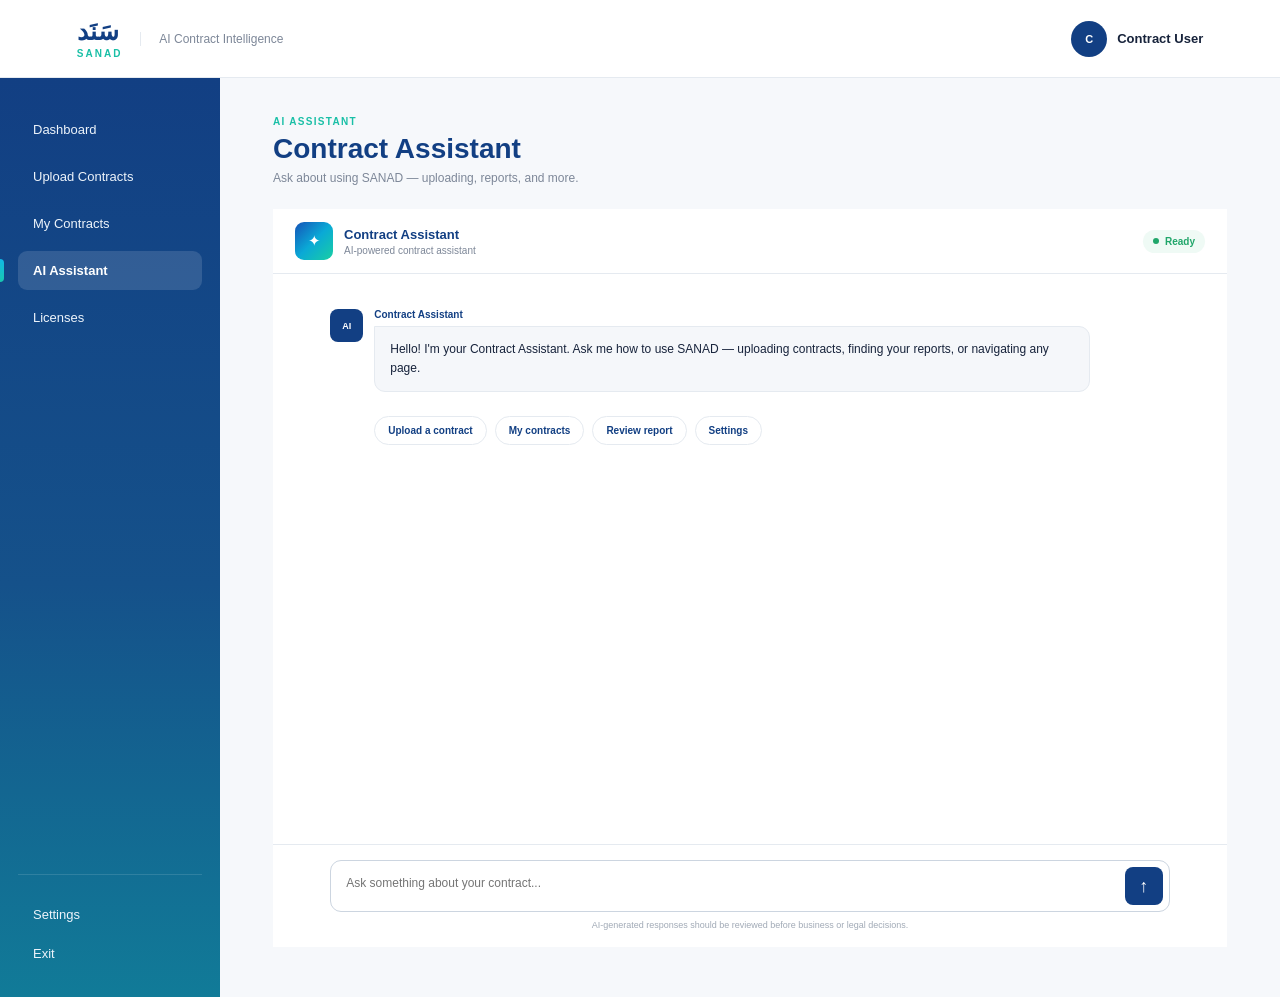
<file: pages/chatbot.html>
<!DOCTYPE html>
<html lang="en">

<head>
    <meta charset="UTF-8">
    <meta name="viewport" content="width=device-width, initial-scale=1.0">

    <title>AI Assistant | SANAD</title>

    <link rel="stylesheet" href="../css/global.css">
    <link rel="stylesheet" href="../css/chatbot.css">
</head>

<body>

    <!-- =========================================
         SANAD HEADER
    ========================================== -->

    <header class="sanad-header">

        <div class="sanad-brand">

            <div class="sanad-logo">
                <h1>سَنَد</h1>
                <span>SANAD</span>
            </div>

            <p>AI Contract Intelligence</p>

        </div>


        <div class="sanad-user">

            <div class="sanad-avatar" id="userAvatar">
                JK
            </div>

            <span id="userName">
                Jana Khalid
            </span>

        </div>

    </header>


    <!-- =========================================
         PAGE LAYOUT
    ========================================== -->

    <div class="assistant-layout">


        <!-- =====================================
             SIDEBAR
        ====================================== -->

        <aside class="assistant-sidebar">

            <nav>

                <a href="dashboard.html" class="side-link">
                    Dashboard
                </a>

                <a href="upload-contract.html" class="side-link">
                    Upload Contracts
                </a>

                <a href="my-contracts.html" class="side-link">
                    My Contracts
                </a>

                <a href="chatbot.html" class="side-link active">
                    AI Assistant
                </a>

                <a href="license.html" class="side-link">
                    Licenses
                </a>

            </nav>


            <div class="sidebar-bottom">

                <a href="settings.html" class="side-link">
                    Settings
                </a>

                <a href="../pages/login.html"
                   class="side-link">
                    Exit
                </a>

            </div>

        </aside>


        <!-- =====================================
             MAIN
        ====================================== -->

        <main class="assistant-main">

            <div class="assistant-container">


                <!-- =================================
                     PAGE TITLE
                ================================== -->

                <section class="assistant-title">

                    <span class="section-label">
                        AI ASSISTANT
                    </span>

                    <h2>
                        Contract Assistant
                    </h2>

                    <p>
                        Ask about using SANAD — uploading, reports, and more.
                    </p>

                </section>


                <!-- =================================
                     CHAT
                ================================== -->

                <section class="chat-page">


                    <!-- =============================
                         CHAT HISTORY
                    ============================== -->

                    <aside class="chat-history">

                        <div class="chat-history-head">

                            <strong>
                                Conversations
                            </strong>

                            <button id="newChat"
                                    type="button"
                                    title="New conversation">
                                +
                            </button>

                        </div>


                        <div class="conversation active">

                            <span>✦</span>

                            <div>

                                <strong>
                                    Contract Assistant
                                </strong>

                                <small>
                                    New conversation
                                </small>

                            </div>

                        </div>

                    </aside>


                    <!-- =============================
                         CHAT MAIN
                    ============================== -->

                    <div class="chat-main">


                        <!-- CHAT HEADER -->

                        <div class="chat-top">

                            <div class="assistant-avatar">
                                ✦
                            </div>


                            <div>

                                <h2>
                                    Contract Assistant
                                </h2>

                                <span>
                                    AI-powered contract assistant
                                </span>

                            </div>


                            <div class="ai-ready">

                                <i></i>

                                Ready

                            </div>

                        </div>


                        <!-- =========================
                             MESSAGES
                        ========================== -->

                        <div class="messages"
                             id="messages">

                            <div class="message assistant">

                                <div class="message-avatar">
                                    AI
                                </div>

                                <div>

                                    <span class="message-label">
                                        Contract Assistant
                                    </span>

                                    <div class="bubble">
                                        Hello! I'm your Contract Assistant.
                                        Ask me how to use SANAD — uploading
                                        contracts, finding your reports,
                                        or navigating any page.
                                    </div>

                                </div>

                            </div>


                            <!-- QUICK PROMPTS -->

                            <div class="quick-prompts">

                                <button data-prompt="How do I upload a contract?">
                                    Upload a contract
                                </button>

                                <button data-prompt="Where can I see my past contracts?">
                                    My contracts
                                </button>

                                <button data-prompt="How do I read the review report?">
                                    Review report
                                </button>

                                <button data-prompt="How do I change my settings?">
                                    Settings
                                </button>

                            </div>

                        </div>


                        <!-- =========================
                             CHAT INPUT
                        ========================== -->

                        <div class="chat-input-area">

                            <div class="chat-input">

                                <textarea id="chatInput"
                                          placeholder="Ask something about your contract..."
                                          rows="1"></textarea>


                                <button id="sendMessage"
                                        type="button">
                                    ↑
                                </button>

                            </div>


                            <p>
                                AI-generated responses should be reviewed
                                before business or legal decisions.
                            </p>

                        </div>

                    </div>

                </section>

            </div>

        </main>

    </div>


    <script src="../js/global.js"></script>
    <script src="../js/chatbot.js"></script>

</body>

</html>
</file>
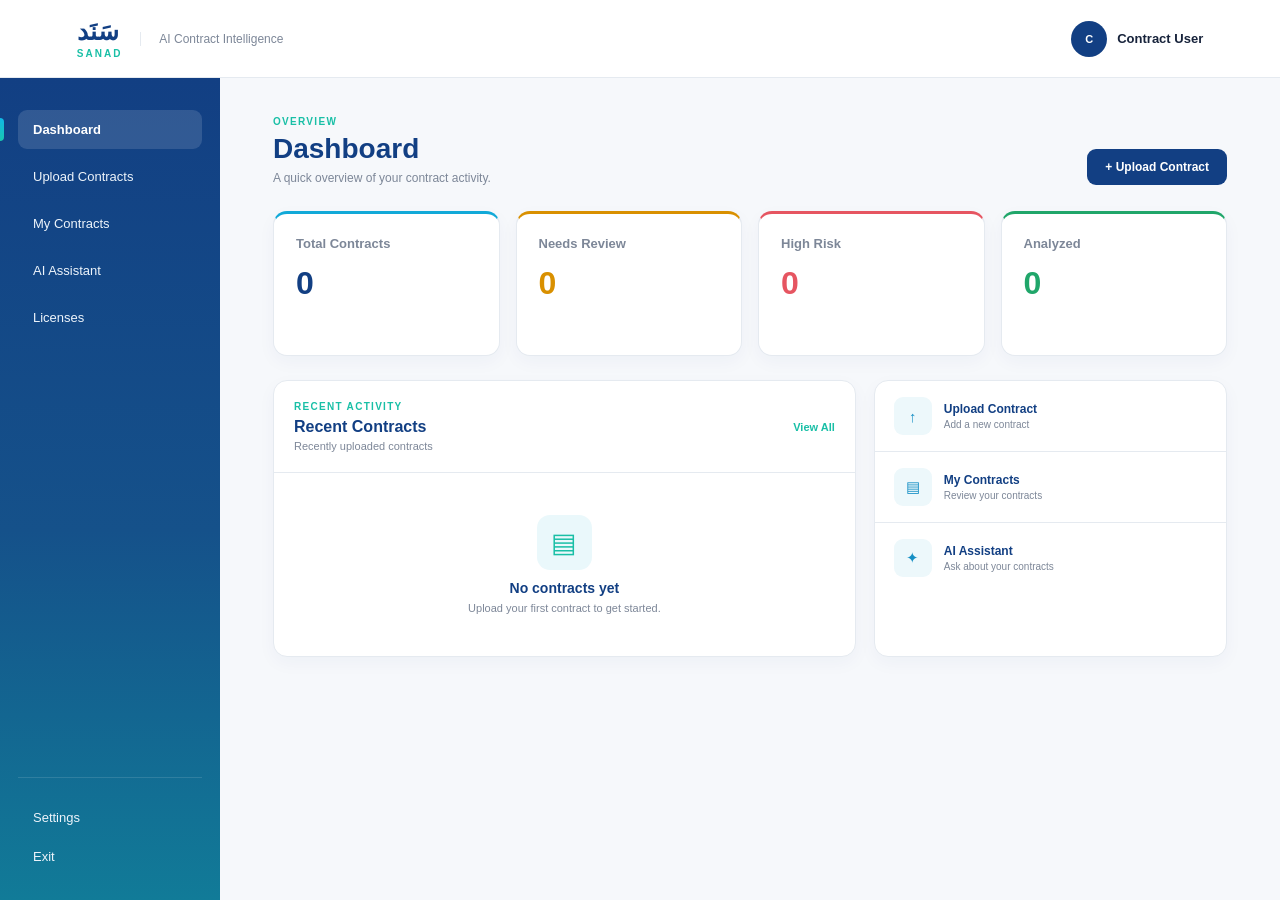
<file: pages/dashboard.html>
<!DOCTYPE html>
<html lang="en">

<head>
    <meta charset="UTF-8">
    <meta name="viewport" content="width=device-width, initial-scale=1.0">

    <title>Dashboard | SANAD</title>

    <link rel="stylesheet" href="../css/global.css">
    <link rel="stylesheet" href="../css/dashboard.css">
</head>

<body>

    <!-- =========================================
         SANAD HEADER
    ========================================== -->

    <header class="sanad-header">

        <div class="sanad-brand">

            <div class="sanad-logo">
                <h1>سَنَد</h1>
                <span>SANAD</span>
            </div>

            <p>AI Contract Intelligence</p>

        </div>


        <div class="sanad-user">

            <div class="sanad-avatar" id="userAvatar">
                JK
            </div>

            <span id="userName">
                Jana Khalid
            </span>

        </div>

    </header>


    <!-- =========================================
         PAGE LAYOUT
    ========================================== -->

    <div class="dashboard-layout">


        <!-- =====================================
             SIDEBAR
        ====================================== -->

        <aside class="dashboard-sidebar">

            <nav>

                <a href="dashboard.html"
                   class="side-link active">
                    Dashboard
                </a>


                <a href="upload-contract.html"
                   class="side-link">
                    Upload Contracts
                </a>


                <a href="my-contracts.html"
                   class="side-link">
                    My Contracts
                </a>


                <a href="chatbot.html"
                   class="side-link">
                    AI Assistant
                </a>


                <a href="license.html"
                   class="side-link">
                    Licenses
                </a>

            </nav>


            <div class="sidebar-bottom">

                <a href="settings.html"
                   class="side-link">
                    Settings
                </a>

                <a href="../pages/login.html"
                   class="side-link">
                    Exit
                </a>

            </div>

        </aside>


        <!-- =====================================
             MAIN CONTENT
        ====================================== -->

        <main class="dashboard-main">

            <div class="dashboard-container">


                <!-- =================================
                     PAGE TITLE
                ================================== -->

                <section class="dashboard-title">

                    <div>

                        <span class="section-label">
                            OVERVIEW
                        </span>

                        <h2>
                            Dashboard
                        </h2>

                        <p>
                            A quick overview of your contract activity.
                        </p>

                    </div>


                    <a href="upload-contract.html"
                       class="upload-button">
                        + Upload Contract
                    </a>

                </section>


                <!-- =================================
                     KPI CARDS
                ================================== -->

                <section class="kpi-grid">


                    <div class="kpi-card total-card">

                        <span>
                            Total Contracts
                        </span>

                        <strong id="totalContracts">
                            0
                        </strong>

                    </div>


                    <div class="kpi-card review-card">

                        <span>
                            Needs Review
                        </span>

                        <strong id="needsReview">
                            0
                        </strong>

                    </div>


                    <div class="kpi-card high-card">

                        <span>
                            High Risk
                        </span>

                        <strong id="highRisk">
                            0
                        </strong>

                    </div>


                    <div class="kpi-card analyzed-card">

                        <span>
                            Analyzed
                        </span>

                        <strong id="analyzedContracts">
                            0
                        </strong>

                    </div>


                </section>


                <!-- =================================
                     BOTTOM CONTENT
                ================================== -->

                <section class="dashboard-grid">


                    <!-- =============================
                         RECENT CONTRACTS
                    ============================== -->

                    <div class="card recent-card">

                        <div class="card-header">

                            <div>

                                <span class="small-label">
                                    RECENT ACTIVITY
                                </span>

                                <h3>
                                    Recent Contracts
                                </h3>

                                <p>
                                    Recently uploaded contracts
                                </p>

                            </div>


                            <a href="my-contracts.html">
                                View All
                            </a>

                        </div>


                        <div id="recentContracts">

                            <div class="empty-state">

                                <div class="empty-icon">
                                    ▤
                                </div>

                                <h3>
                                    No contracts yet
                                </h3>

                                <p>
                                    Upload your first contract to get started.
                                </p>

                            </div>

                        </div>

                    </div>


                    <!-- =============================
                         QUICK ACTIONS
                    ============================== -->

                    <div class="card">

                        <a href="upload-contract.html"
                           class="action-row">

                            <span class="action-icon">
                                ↑
                            </span>

                            <div>

                                <strong>
                                    Upload Contract
                                </strong>

                                <span>
                                    Add a new contract
                                </span>

                            </div>

                        </a>


                        <a href="my-contracts.html"
                           class="action-row">

                            <span class="action-icon">
                                ▤
                            </span>

                            <div>

                                <strong>
                                    My Contracts
                                </strong>

                                <span>
                                    Review your contracts
                                </span>

                            </div>

                        </a>


                        <a href="chatbot.html"
                           class="action-row">

                            <span class="action-icon">
                                ✦
                            </span>

                            <div>

                                <strong>
                                    AI Assistant
                                </strong>

                                <span>
                                    Ask about your contracts
                                </span>

                            </div>

                        </a>

                    </div>

                </section>


            </div>

        </main>

    </div>


    <script src="../js/global.js"></script>
    <script src="../js/dashboard.js"></script>

</body>

</html>
</file>
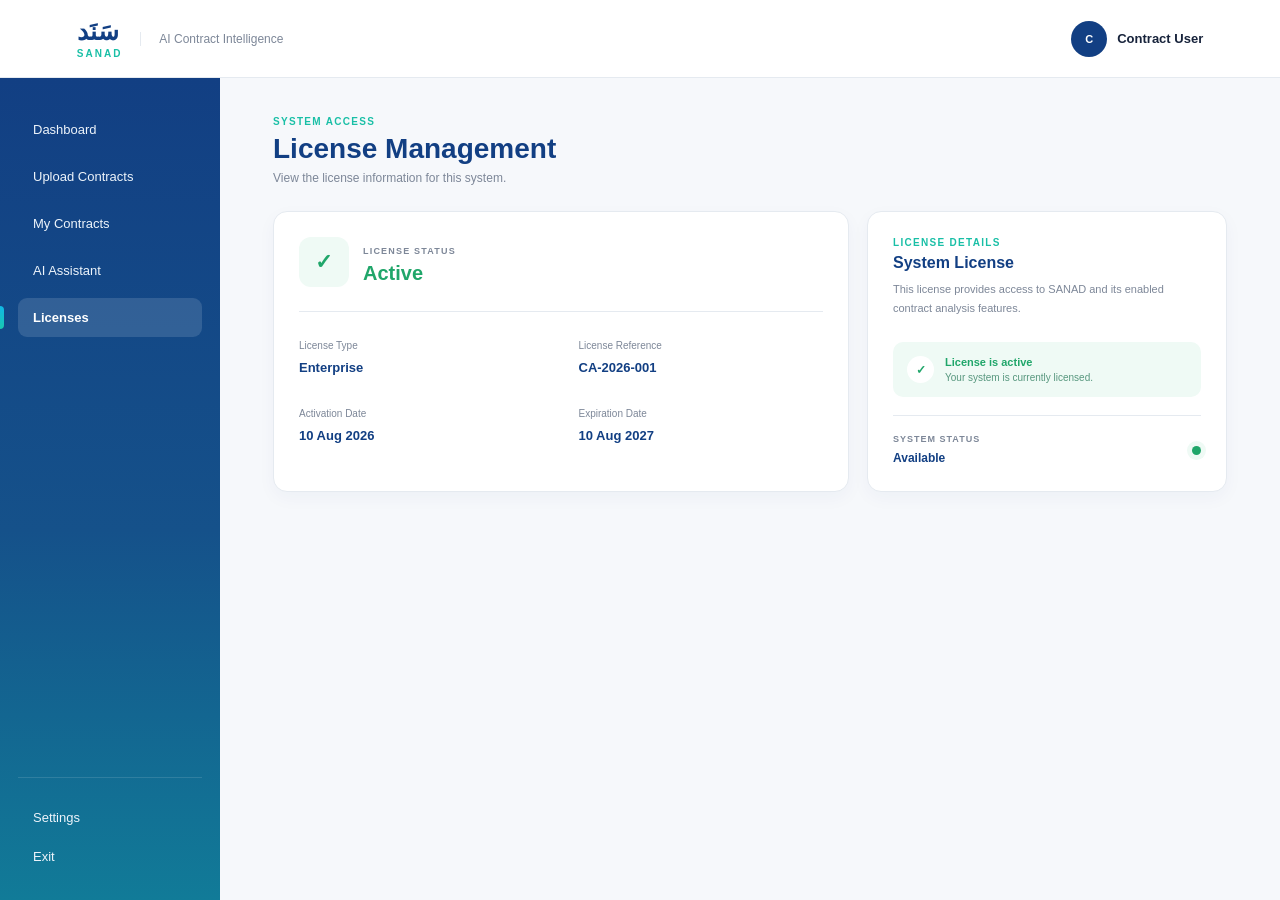
<file: pages/license.html>
<!DOCTYPE html>
<html lang="en">

<head>
    <meta charset="UTF-8">
    <meta name="viewport" content="width=device-width, initial-scale=1.0">

    <title>Licenses | SANAD</title>

    <link rel="stylesheet" href="../css/global.css">
    <link rel="stylesheet" href="../css/license.css">
</head>

<body>

    <!-- =========================================
         SANAD HEADER
    ========================================== -->

    <header class="sanad-header">

        <div class="sanad-brand">

            <div class="sanad-logo">
                <h1>سَنَد</h1>
                <span>SANAD</span>
            </div>

            <p>AI Contract Intelligence</p>

        </div>


        <div class="sanad-user">

            <div class="sanad-avatar" id="userAvatar">
                JK
            </div>

            <span id="userName">
                Jana Khalid
            </span>

        </div>

    </header>


    <!-- =========================================
         PAGE LAYOUT
    ========================================== -->

    <div class="license-layout">


        <!-- =====================================
             SIDEBAR
        ====================================== -->

        <aside class="license-sidebar">

            <nav>

                <a href="dashboard.html" class="side-link">
                    Dashboard
                </a>

                <a href="upload-contract.html" class="side-link">
                    Upload Contracts
                </a>

                <a href="my-contracts.html" class="side-link">
                    My Contracts
                </a>

                <a href="chatbot.html" class="side-link">
                    AI Assistant
                </a>

                <a href="license.html" class="side-link active">
                    Licenses
                </a>

            </nav>


            <div class="sidebar-bottom">

                <a href="settings.html" class="side-link">
                    Settings
                </a>

                <a href="../pages/login.html" class="side-link">
                    Exit
                </a>

            </div>

        </aside>


        <!-- =====================================
             MAIN CONTENT
        ====================================== -->

        <main class="license-main">

            <div class="license-container">


                <!-- =================================
                     PAGE TITLE
                ================================== -->

                <section class="license-title">

                    <span class="section-label">
                        SYSTEM ACCESS
                    </span>

                    <h2>
                        License Management
                    </h2>

                    <p>
                        View the license information for this system.
                    </p>

                </section>


                <!-- =================================
                     LICENSE CONTENT
                ================================== -->

                <section class="license-grid">


                    <!-- =============================
                         LICENSE DETAILS
                    ============================== -->

                    <div class="license-card">


                        <!-- STATUS -->

                        <div class="license-status">

                            <div class="license-check">
                                ✓
                            </div>


                            <div>

                                <span>
                                    LICENSE STATUS
                                </span>

                                <h3>
                                    Active
                                </h3>

                            </div>

                        </div>


                        <!-- INFORMATION -->

                        <div class="license-info-grid">


                            <div class="license-info-item">

                                <span>
                                    License Type
                                </span>

                                <strong>
                                    Enterprise
                                </strong>

                            </div>


                            <div class="license-info-item">

                                <span>
                                    License Reference
                                </span>

                                <strong>
                                    CA-2026-001
                                </strong>

                            </div>


                            <div class="license-info-item">

                                <span>
                                    Activation Date
                                </span>

                                <strong>
                                    10 Aug 2026
                                </strong>

                            </div>


                            <div class="license-info-item">

                                <span>
                                    Expiration Date
                                </span>

                                <strong>
                                    10 Aug 2027
                                </strong>

                            </div>


                        </div>

                    </div>


                    <!-- =============================
                         SYSTEM LICENSE
                    ============================== -->

                    <div class="license-side">

                        <span class="section-label">
                            LICENSE DETAILS
                        </span>

                        <h3>
                            System License
                        </h3>

                        <p>
                            This license provides access to SANAD
                            and its enabled contract analysis features.
                        </p>


                        <div class="license-message">

                            <span class="message-check">
                                ✓
                            </span>


                            <div>

                                <strong>
                                    License is active
                                </strong>

                                <p>
                                    Your system is currently licensed.
                                </p>

                            </div>

                        </div>


                        <!-- LICENSE AVAILABILITY -->

                        <div class="license-access">

                            <div>

                                <span>
                                    SYSTEM STATUS
                                </span>

                                <strong>
                                    Available
                                </strong>

                            </div>


                            <div class="status-dot"></div>

                        </div>

                    </div>

                </section>

            </div>

        </main>

    </div>


    <script src="../js/global.js"></script>
    <script src="../js/license.js"></script>

</body>

</html>
</file>
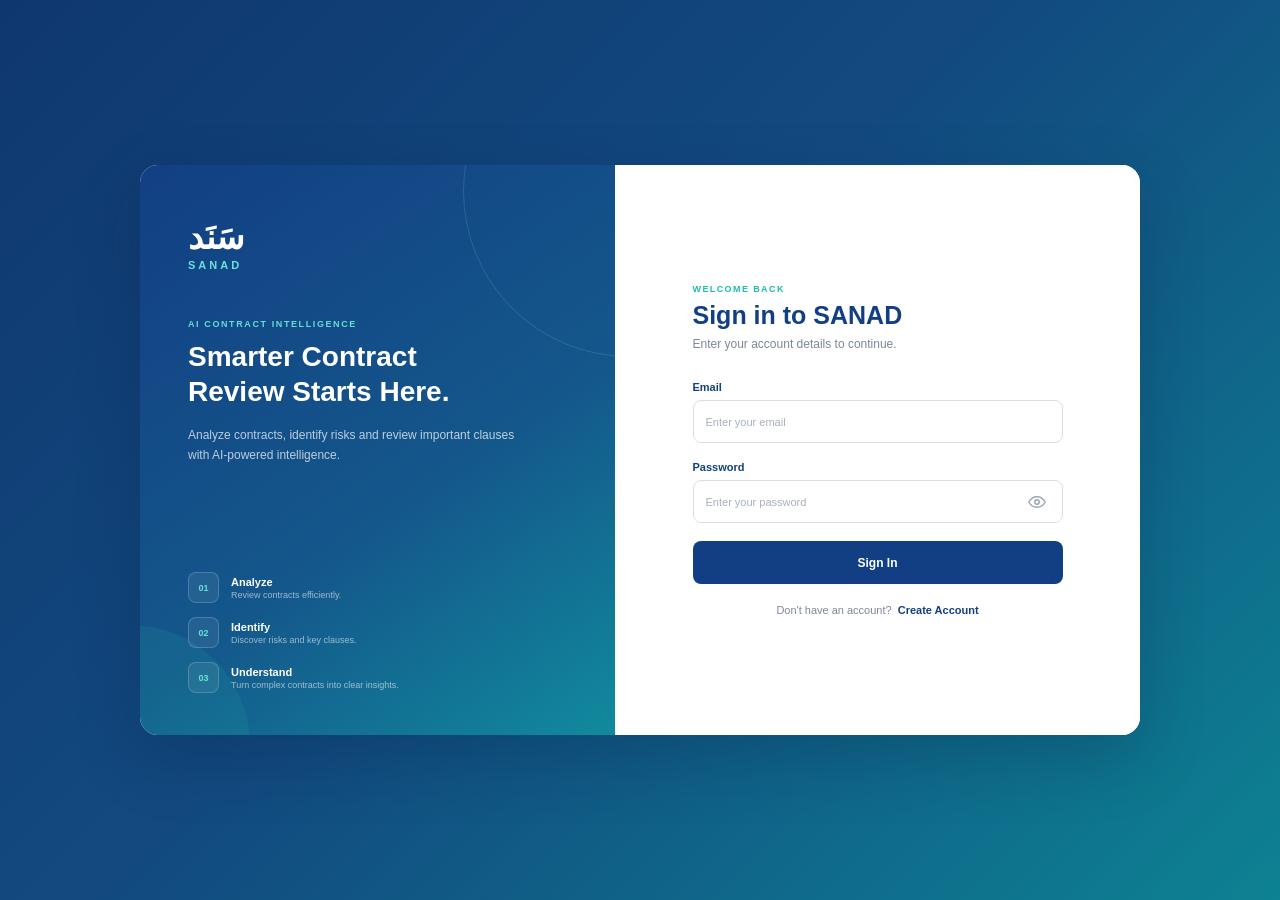
<file: pages/login.html>
<!DOCTYPE html>
<html lang="en">

<head>
    <meta charset="UTF-8">
    <meta name="viewport" content="width=device-width, initial-scale=1.0">

    <title>Login | SANAD</title>

    <link rel="stylesheet" href="../css/login.css">
</head>

<body>

    <main class="login-page">

        <div class="login-card">

            <!-- ===============================
                 LEFT SIDE
            ================================ -->

            <section class="brand-panel">

                <div class="brand-content">

                    <div class="sanad-logo">
                        <h1>سَنَد</h1>
                        <span>SANAD</span>
                    </div>

                    <span class="brand-label">
                        AI CONTRACT INTELLIGENCE
                    </span>

                    <h2>
                        Smarter Contract
                        <br>
                        Review Starts Here.
                    </h2>

                    <p>
                        Analyze contracts, identify risks and review
                        important clauses with AI-powered intelligence.
                    </p>

                </div>


                <div class="brand-features">

                    <div class="feature-item">
                        <span>01</span>

                        <div>
                            <strong>Analyze</strong>
                            <p>Review contracts efficiently.</p>
                        </div>
                    </div>


                    <div class="feature-item">
                        <span>02</span>

                        <div>
                            <strong>Identify</strong>
                            <p>Discover risks and key clauses.</p>
                        </div>
                    </div>


                    <div class="feature-item">
                        <span>03</span>

                        <div>
                            <strong>Understand</strong>
                            <p>Turn complex contracts into clear insights.</p>
                        </div>
                    </div>

                </div>

            </section>


            <!-- ===============================
                 RIGHT SIDE
            ================================ -->

            <section class="login-panel">

                <div class="login-form-container">

                    <span class="section-label">
                        WELCOME BACK
                    </span>

                    <h2>
                        Sign in to SANAD
                    </h2>

                    <p class="login-description">
                        Enter your account details to continue.
                    </p>


                    <!-- EMAIL -->

                    <div class="field">

                        <label for="email">
                            Email
                        </label>

                        <input type="email"
                               id="email"
                               placeholder="Enter your email">

                    </div>


                    <!-- PASSWORD -->

                    <div class="field">

                        <label for="password">
                            Password
                        </label>

                        <div class="password-wrap">

                            <input type="password"
                                   id="password"
                                   placeholder="Enter your password">


                            <button type="button"
                                    class="eye-icon"
                                    onclick="togglePassword()"
                                    aria-label="Show or hide password">

                                <svg width="18"
                                     height="18"
                                     viewBox="0 0 24 24"
                                     fill="none"
                                     stroke="currentColor"
                                     stroke-width="2">
                                    <path d="M1 12s4-7 11-7 11 7 11 7-4 7-11 7-11-7-11-7z" />

                                    <circle cx="12"
                                            cy="12"
                                            r="3" />

                                </svg>

                            </button>

                        </div>

                    </div>

<!-- login button -->
<button class="login-btn" type="button">Sign In</button>
<p id="formMessage" style="text-align:center; margin-top:10px; font-size:12.5px; color:#e84d5b; display:none;"></p>

                    <div class="register-text">

                        Don't have an account?

                        <a href="../pages/signup.html">
                            Create Account
                        </a>

                    </div>

                </div>

            </section>

        </div>

    </main>


    <script src="../js/login.js"></script>

</body>

</html>
</file>
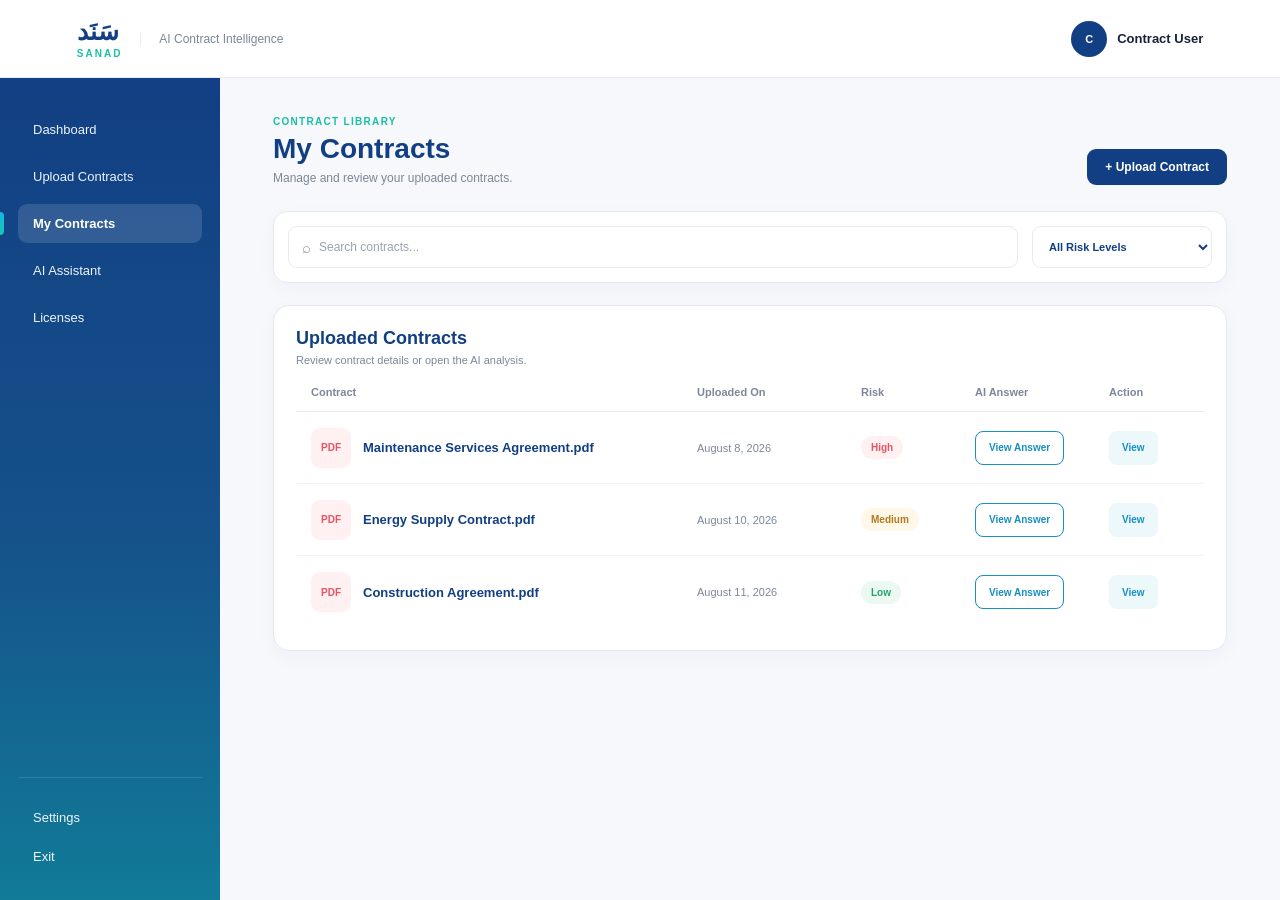
<file: pages/my-contracts.html>
<!DOCTYPE html>
<html lang="en">

<head>
    <meta charset="UTF-8">
    <meta name="viewport" content="width=device-width, initial-scale=1.0">

    <title>My Contracts | SANAD</title>

    <link rel="stylesheet" href="../css/global.css">
    <link rel="stylesheet" href="../css/my-contracts.css">
</head>

<body>

    <!-- =========================================
         SANAD HEADER
    ========================================== -->

    <header class="sanad-header">

        <div class="sanad-brand">

            <div class="sanad-logo">
                <h1>سَنَد</h1>
                <span>SANAD</span>
            </div>

            <p>AI Contract Intelligence</p>

        </div>


        <div class="sanad-user">

            <div class="sanad-avatar" id="userAvatar">
                JK
            </div>

            <span id="userName">
                Jana Khalid
            </span>

        </div>

    </header>


    <!-- =========================================
         PAGE LAYOUT
    ========================================== -->

    <div class="contracts-layout">


        <!-- =====================================
             SIDEBAR
        ====================================== -->

        <aside class="contracts-sidebar">

            <nav>

                <a href="dashboard.html"
                   class="side-link">
                    Dashboard
                </a>

                <a href="upload-contract.html"
                   class="side-link">
                    Upload Contracts
                </a>

                <a href="my-contracts.html"
                   class="side-link active">
                    My Contracts
                </a>

                <a href="chatbot.html"
                   class="side-link">
                    AI Assistant
                </a>

                <a href="license.html"
                   class="side-link">
                    Licenses
                </a>

            </nav>


            <div class="sidebar-bottom">

                <a href="settings.html"
                   class="side-link">
                    Settings
                </a>

                <a href="../pages/login.html"
                   class="side-link">
                    Exit
                </a>

            </div>

        </aside>


        <!-- =====================================
             MAIN CONTENT
        ====================================== -->

        <main class="contracts-main">

            <div class="contracts-container">


                <!-- =============================
                     PAGE HEADING
                ============================== -->

                <section class="contracts-heading">

                    <div>

                        <span class="section-label">
                            CONTRACT LIBRARY
                        </span>

                        <h2>
                            My Contracts
                        </h2>

                        <p>
                            Manage and review your uploaded contracts.
                        </p>

                    </div>


                    <a href="upload-contract.html"
                       class="upload-button">
                        + Upload Contract
                    </a>

                </section>


                <!-- =============================
                     SEARCH & FILTER
                ============================== -->

                <section class="contracts-toolbar">

                    <div class="contracts-search">

                        <span class="search-icon">
                            ⌕
                        </span>

                        <input id="searchInput"
                               type="text"
                               placeholder="Search contracts...">

                    </div>


                    <select id="riskFilter">

                        <option value="all">
                            All Risk Levels
                        </option>

                        <option value="High">
                            High Risk
                        </option>

                        <option value="Medium">
                            Medium Risk
                        </option>

                        <option value="Low">
                            Low Risk
                        </option>

                        <option value="Pending">
                            Pending
                        </option>

                    </select>

                </section>


                <!-- =============================
                     CONTRACT TABLE
                ============================== -->

                <section class="contracts-section">

                    <div class="contracts-section-header">

                        <div>
                            <h3>
                                Uploaded Contracts
                            </h3>

                            <p>
                                Review contract details or open the AI analysis.
                            </p>
                        </div>

                    </div>


                    <!-- TABLE HEADINGS -->

                    <div class="contracts-table-header">

                        <span>
                            Contract
                        </span>

                        <span>
                            Uploaded On
                        </span>

                        <span>
                            Risk
                        </span>

                        <span>
                            AI Answer
                        </span>

                        <span>
                            Action
                        </span>

                    </div>


                    <!-- CONTRACTS FROM JS -->

                    <div id="contractsList"
                         class="contracts-list"></div>

                </section>

            </div>

        </main>

    </div>


    <script src="../js/global.js"></script>
    <script src="../js/my-contracts.js"></script>

</body>

</html>
</file>
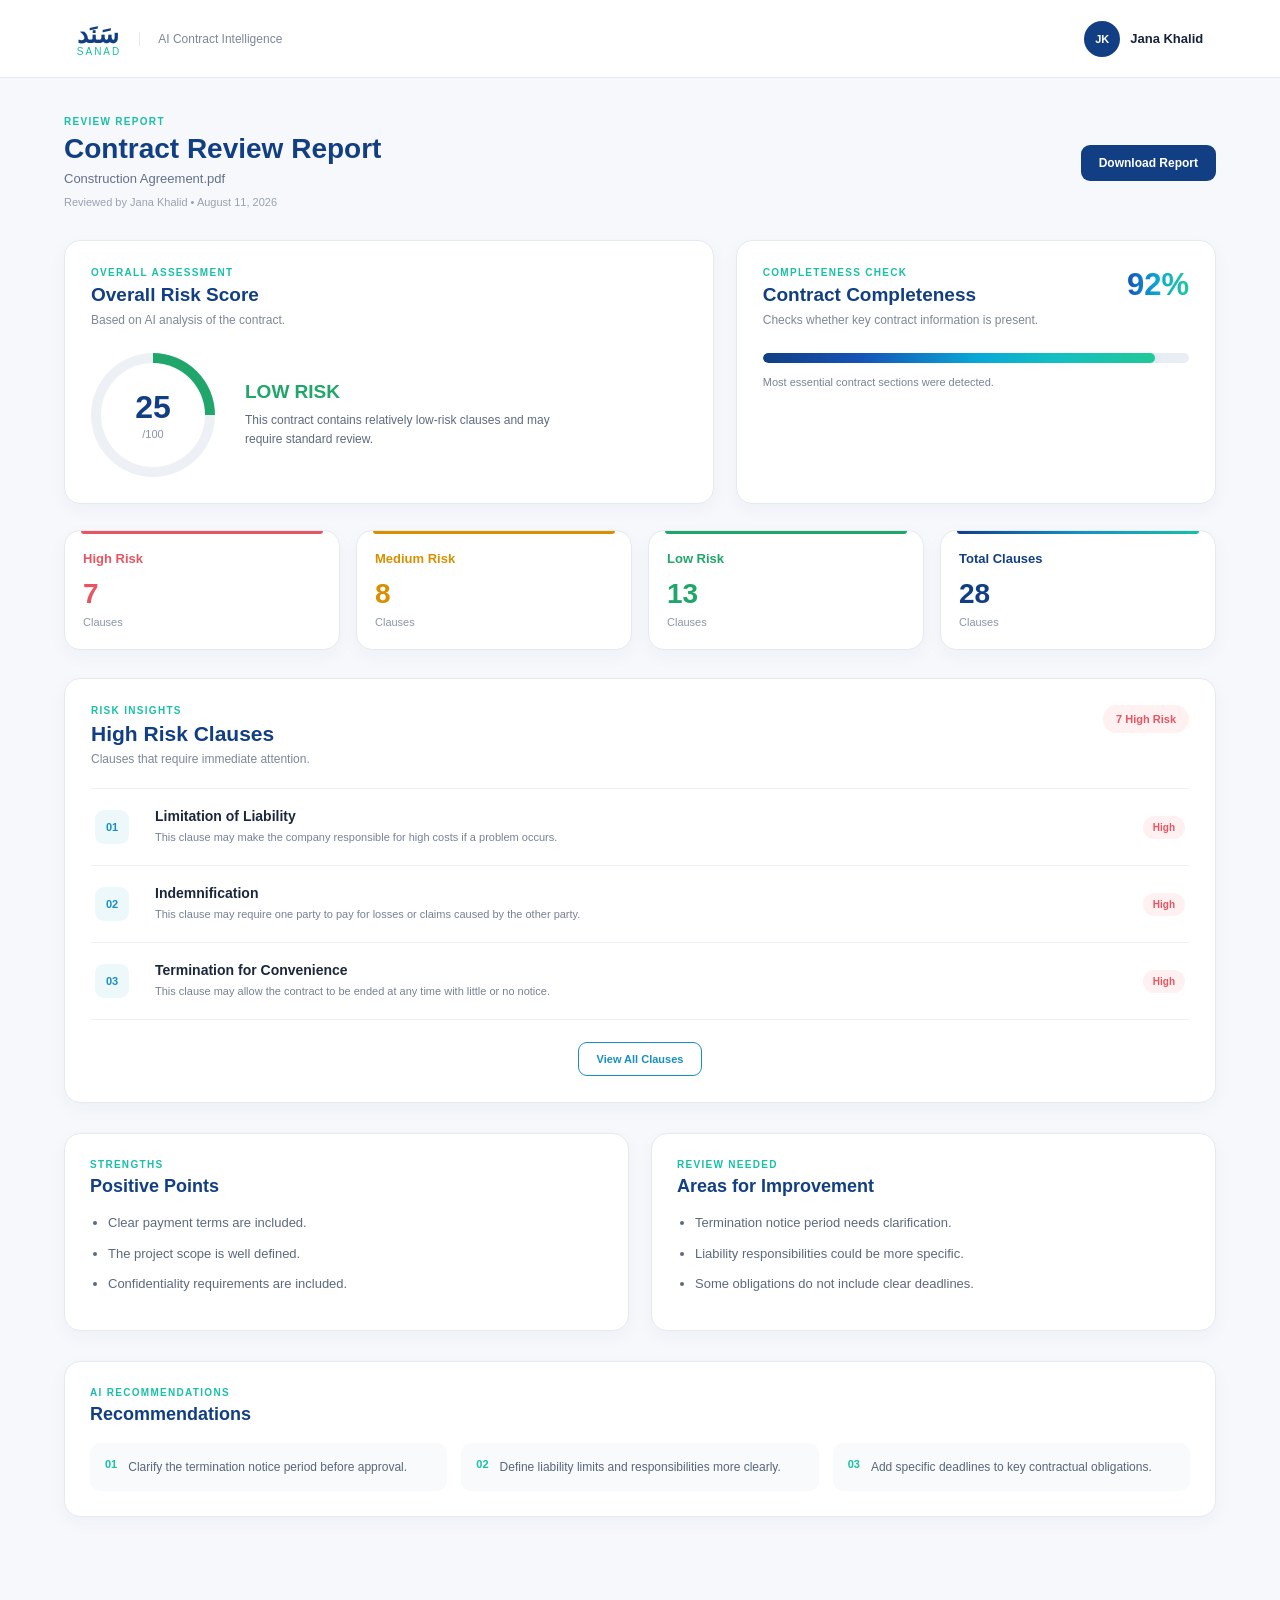
<file: pages/review-report.html>
﻿<!DOCTYPE html>
<html lang="en">
<head>
    <meta charset="UTF-8" />
    <meta name="viewport" content="width=device-width, initial-scale=1.0" />

    <title>SANAD - Contract Review Report</title>

    <link rel="stylesheet" href="../css/review-report.css" />
</head>

<body>

    <div class="review-page">

        <!-- ================= HEADER ================= -->

        <header class="site-header">

            <div class="brand-area">

                <div>
                    <h1>سَنَد</h1>
                    <span>SANAD</span>
                </div>

                <p>AI Contract Intelligence</p>

            </div>


            <div class="header-user">

                <div class="avatar" id="userAvatar">
                    JK
                </div>

                <span id="reviewedByTop">
                    Jana Khalid
                </span>

            </div>

        </header>


        <!-- ================= MAIN ================= -->

        <main class="report-container">

            <!-- REPORT HEADER -->

            <section class="report-hero">

                <div>

                    <span class="section-label">
                        REVIEW REPORT
                    </span>

                    <h2>
                        Contract Review Report
                    </h2>

                    <p id="fileName">
                        Construction Agreement.pdf
                    </p>

                    <small>
                        Reviewed by
                        <span id="reviewedBy">
                            Jana Khalid
                        </span>

                        •

                        <span id="reviewedDate">
                            August 11, 2026
                        </span>
                    </small>

                </div>


                <button class="download-button"
                        id="downloadReportButton"
                        type="button">
                    Download Report
                </button>

            </section>


            <!-- ================= TOP SUMMARY ================= -->

            <section class="top-summary-grid">

                <!-- OVERALL RISK -->

                <div class="overall-risk-card">

                    <div class="card-heading">

                        <span class="section-label">
                            OVERALL ASSESSMENT
                        </span>

                        <h3>
                            Overall Risk Score
                        </h3>

                        <p>
                            Based on AI analysis of the contract.
                        </p>

                    </div>


                    <div class="risk-visual">

                        <div class="risk-ring"
                             id="riskRing">

                            <div class="risk-ring-inner">

                                <strong id="overallScore">
                                    25
                                </strong>

                                <span>
                                    /100
                                </span>

                            </div>

                        </div>


                        <div class="risk-copy">

                            <strong class="risk-level"
                                    id="riskLevel">
                                LOW RISK
                            </strong>

                            <p id="riskMessage">
                                This contract contains relatively low-risk clauses and may require standard review.
                            </p>

                        </div>

                    </div>

                </div>


                <!-- COMPLETENESS -->

                <div class="completeness-card">

                    <div class="completeness-header">

                        <div>

                            <span class="section-label">
                                COMPLETENESS CHECK
                            </span>

                            <h3>
                                Contract Completeness
                            </h3>

                            <p>
                                Checks whether key contract information is present.
                            </p>

                        </div>


                        <strong class="completeness-percentage"
                                id="completenessPercentage">
                            92%
                        </strong>

                    </div>


                    <div class="progress-track">

                        <div class="progress-fill"
                             id="progressFill"></div>

                    </div>


                    <p class="completion-note">
                        Most essential contract sections were detected.
                    </p>

                </div>

            </section>


            <!-- ================= RISK CARDS ================= -->

            <section class="risk-stats-row">

                <div class="risk-stat high-stat">

                    <span>
                        High Risk
                    </span>

                    <strong id="highRiskCount">
                        7
                    </strong>

                    <small>
                        Clauses
                    </small>

                </div>


                <div class="risk-stat medium-stat">

                    <span>
                        Medium Risk
                    </span>

                    <strong id="mediumRiskCount">
                        8
                    </strong>

                    <small>
                        Clauses
                    </small>

                </div>


                <div class="risk-stat low-stat">

                    <span>
                        Low Risk
                    </span>

                    <strong id="lowRiskCount">
                        13
                    </strong>

                    <small>
                        Clauses
                    </small>

                </div>


                <div class="risk-stat total-stat">

                    <span>
                        Total Clauses
                    </span>

                    <strong id="totalClausesCount">
                        28
                    </strong>

                    <small>
                        Clauses
                    </small>

                </div>

            </section>


            <!-- ================= CLAUSES ================= -->

            <section class="clauses-card">

                <div class="clauses-header">

                    <div>

                        <span class="section-label">
                            RISK INSIGHTS
                        </span>

                        <h3 id="clausesTitle">
                            High Risk Clauses
                        </h3>

                        <p id="clausesSubtitle">
                            Clauses that require immediate attention.
                        </p>

                    </div>


                    <span class="high-count"
                          id="highRiskBadge">
                        7 High Risk
                    </span>

                </div>


                <div class="clauses-list"
                     id="clausesList">

                    <!-- Clauses will be added by JavaScript -->

                </div>


                <button class="view-all-button"
                        id="viewAllButton"
                        type="button">
                    View All Clauses
                </button>

            </section>


            <!-- ================= INSIGHTS ================= -->

            <section class="insights-grid">

                <div class="insight-card">

                    <span class="section-label">
                        STRENGTHS
                    </span>

                    <h3>
                        Positive Points
                    </h3>

                    <ul id="positivePointsList">
                        <!-- Added by JavaScript -->
                    </ul>

                </div>


                <div class="insight-card">

                    <span class="section-label">
                        REVIEW NEEDED
                    </span>

                    <h3>
                        Areas for Improvement
                    </h3>

                    <ul id="improvementAreasList">
                        <!-- Added by JavaScript -->
                    </ul>

                </div>

            </section>


            <!-- ================= RECOMMENDATIONS ================= -->

            <section class="recommendations-card">

                <span class="section-label">
                    AI RECOMMENDATIONS
                </span>

                <h3>
                    Recommendations
                </h3>


                <div class="recommendation-list"
                     id="recommendationsList">
                    <!-- Added by JavaScript -->
                </div>

            </section>

        </main>

    </div>


    <script src="../js/review-report.js"></script>

</body>
</html>
</file>
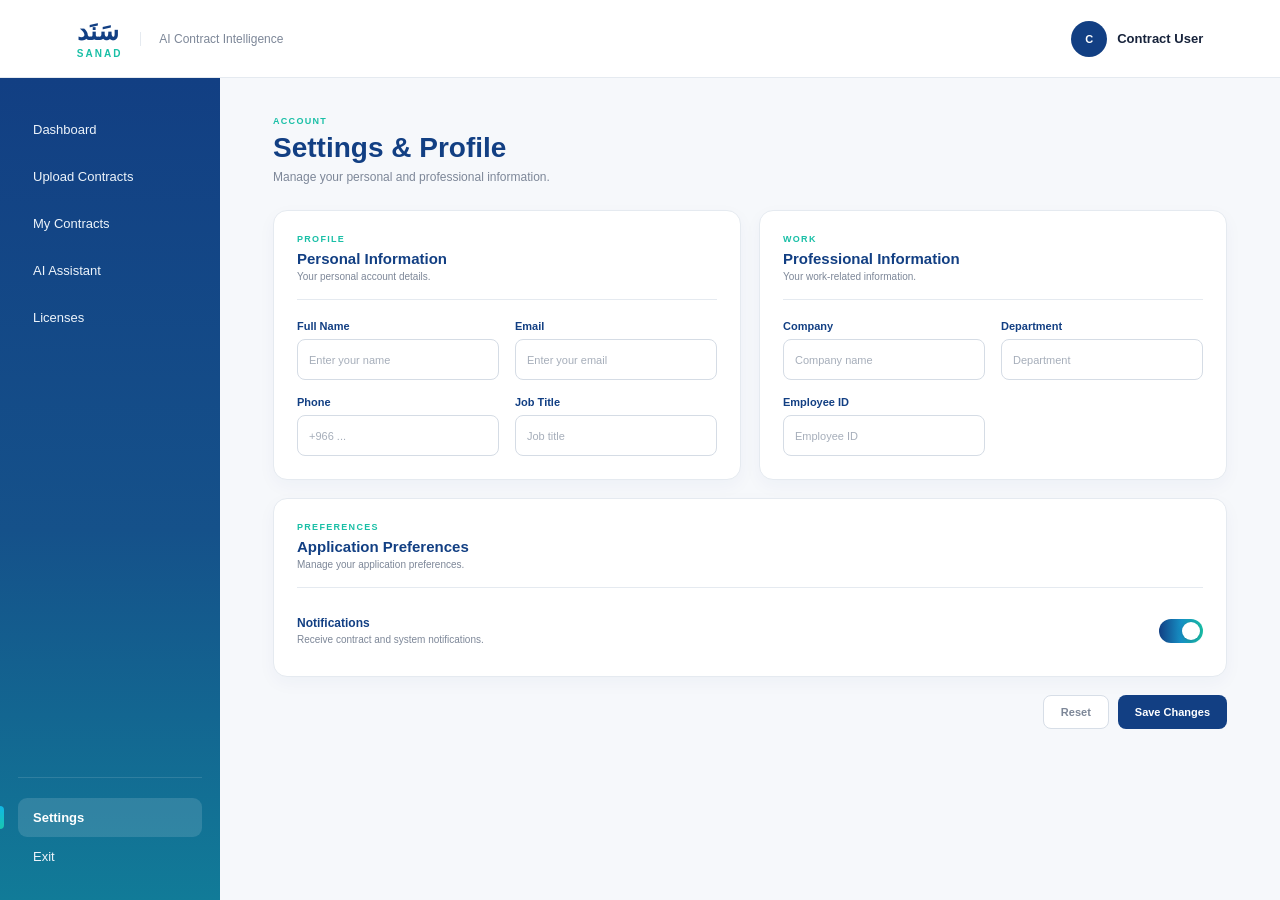
<file: pages/settings.html>
<!DOCTYPE html>
<html lang="en">

<head>
    <meta charset="UTF-8">
    <meta name="viewport" content="width=device-width, initial-scale=1.0">

    <title>Settings | SANAD</title>

    <link rel="stylesheet" href="../css/global.css">
    <link rel="stylesheet" href="../css/settings.css">
</head>

<body>

    <!-- =========================================
         SANAD HEADER
    ========================================== -->

    <header class="sanad-header">

        <div class="sanad-brand">

            <div class="sanad-logo">
                <h1>سَنَد</h1>
                <span>SANAD</span>
            </div>

            <p>AI Contract Intelligence</p>

        </div>


        <div class="sanad-user">

            <div class="sanad-avatar" id="userAvatar">
                JK
            </div>

            <span id="userName">
                Jana Khalid
            </span>

        </div>

    </header>


    <!-- =========================================
         PAGE LAYOUT
    ========================================== -->

    <div class="settings-layout">


        <!-- =====================================
             SIDEBAR
        ====================================== -->

        <aside class="settings-sidebar">

            <nav>

                <a href="dashboard.html" class="side-link">
                    Dashboard
                </a>

                <a href="upload-contract.html" class="side-link">
                    Upload Contracts
                </a>

                <a href="my-contracts.html" class="side-link">
                    My Contracts
                </a>

                <a href="chatbot.html" class="side-link">
                    AI Assistant
                </a>

                <a href="license.html" class="side-link">
                    Licenses
                </a>

            </nav>


            <div class="sidebar-bottom">

                <a href="settings.html" class="side-link active">
                    Settings
                </a>

                <a href="../pages/login.html"
                   class="side-link">
                    Exit
                </a>

            </div>

        </aside>


        <!-- =====================================
             MAIN CONTENT
        ====================================== -->

        <main class="settings-main">

            <div class="settings-container">


                <!-- =================================
                     PAGE TITLE
                ================================== -->

                <section class="settings-page-title">

                    <span class="section-label">
                        ACCOUNT
                    </span>

                    <h2>
                        Settings &amp; Profile
                    </h2>

                    <p>
                        Manage your personal and professional information.
                    </p>

                </section>


                <!-- =================================
                     PROFILE FORM
                ================================== -->

                <form id="profileForm">


                    <div class="settings-grid">


                        <!-- =========================
                             PERSONAL INFORMATION
                        ========================== -->

                        <div class="settings-card">

                            <div class="settings-title">

                                <span class="card-label">
                                    PROFILE
                                </span>

                                <h3>
                                    Personal Information
                                </h3>

                                <p>
                                    Your personal account details.
                                </p>

                            </div>


                            <div class="form-grid">


                                <div class="form-group">

                                    <label for="fullName">
                                        Full Name
                                    </label>

                                    <input id="fullName"
                                           type="text"
                                           placeholder="Enter your name">

                                </div>


                                <div class="form-group">

                                    <label for="email">
                                        Email
                                    </label>

                                    <input id="email"
                                           type="email"
                                           placeholder="Enter your email">

                                </div>


                                <div class="form-group">

                                    <label for="phone">
                                        Phone
                                    </label>

                                    <input id="phone"
                                           type="text"
                                           placeholder="+966 ...">

                                </div>


                                <div class="form-group">

                                    <label for="jobTitle">
                                        Job Title
                                    </label>

                                    <input id="jobTitle"
                                           type="text"
                                           placeholder="Job title">

                                </div>


                            </div>

                        </div>


                        <!-- =========================
                             PROFESSIONAL INFORMATION
                        ========================== -->

                        <div class="settings-card">

                            <div class="settings-title">

                                <span class="card-label">
                                    WORK
                                </span>

                                <h3>
                                    Professional Information
                                </h3>

                                <p>
                                    Your work-related information.
                                </p>

                            </div>


                            <div class="form-grid">


                                <div class="form-group">

                                    <label for="company">
                                        Company
                                    </label>

                                    <input id="company"
                                           type="text"
                                           placeholder="Company name">

                                </div>


                                <div class="form-group">

                                    <label for="department">
                                        Department
                                    </label>

                                    <input id="department"
                                           type="text"
                                           placeholder="Department">

                                </div>


                                <div class="form-group">

                                    <label for="employeeId">
                                        Employee ID
                                    </label>

                                    <input id="employeeId"
                                           type="text"
                                           placeholder="Employee ID">

                                </div>


                            </div>

                        </div>


                        <!-- =========================
                             PREFERENCES
                        ========================== -->

                        <div class="settings-card full">

                            <div class="settings-title">

                                <span class="card-label">
                                    PREFERENCES
                                </span>

                                <h3>
                                    Application Preferences
                                </h3>

                                <p>
                                    Manage your application preferences.
                                </p>

                            </div>


                            <div class="preference-row">

                                <div>

                                    <strong>
                                        Notifications
                                    </strong>

                                    <span>
                                        Receive contract and system notifications.
                                    </span>

                                </div>


                                <label class="switch">

                                    <input id="notifications"
                                           type="checkbox"
                                           checked>

                                    <span></span>

                                </label>

                            </div>


                        </div>


                    </div>


                    <!-- =================================
                         ACTIONS
                    ================================== -->

                    <div class="settings-actions">

                        <button type="button"
                                class="reset-button"
                                id="resetProfile">
                            Reset
                        </button>


                        <button type="submit"
                                class="save-button">
                            Save Changes
                        </button>

                    </div>


                    <!-- =================================
                         SAVE MESSAGE
                    ================================== -->

                    <div id="saveMessage"
                         class="save-message">
                        ✓ Changes saved successfully.
                    </div>

                </form>

            </div>

        </main>

    </div>


    <script src="../js/global.js"></script>
    <script src="../js/settings.js"></script>

</body>

</html>
</file>
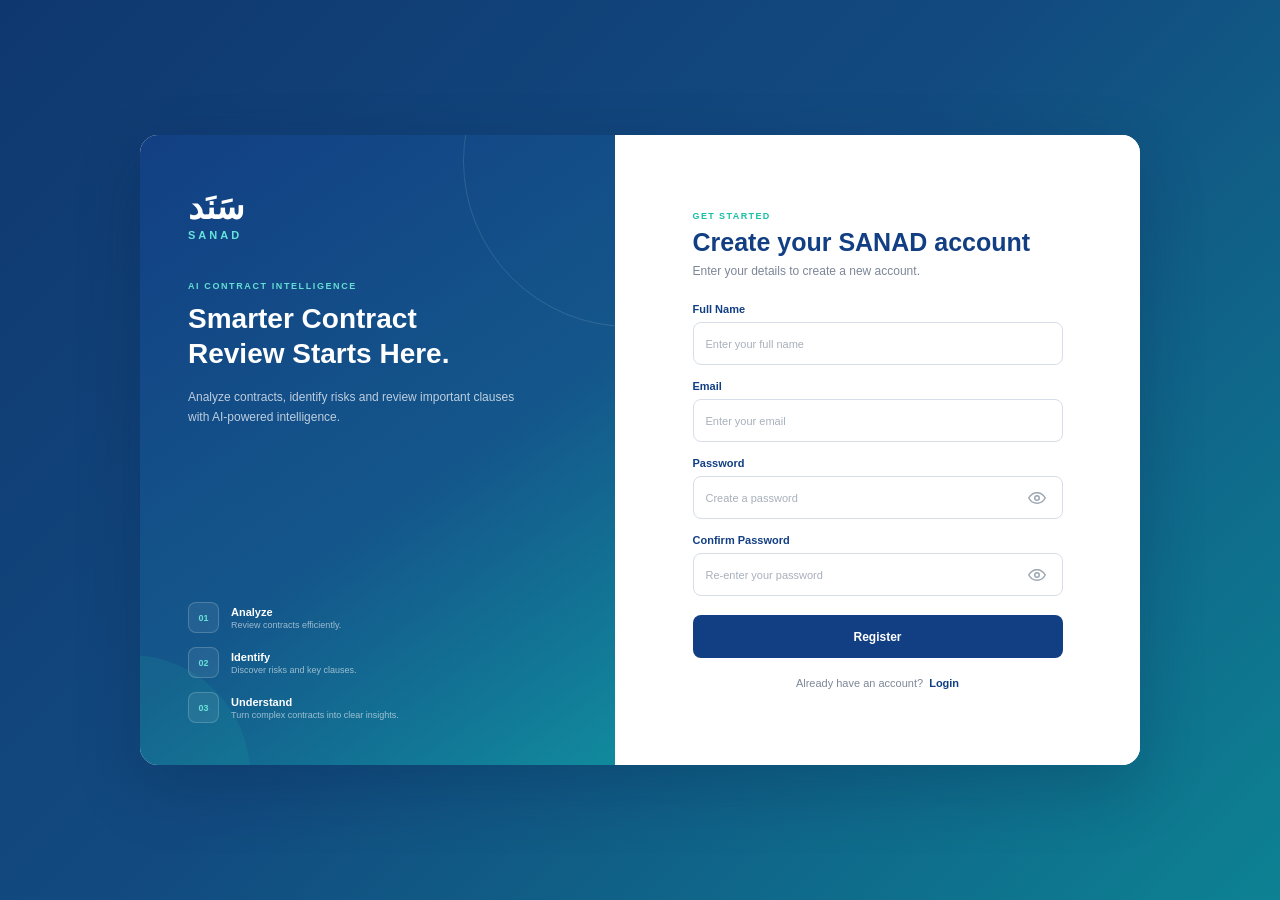
<file: pages/signup.html>
<!DOCTYPE html>
<html lang="en">

<head>
    <meta charset="UTF-8">
    <meta name="viewport" content="width=device-width, initial-scale=1.0">

    <title>Create Account | SANAD</title>

    <link rel="stylesheet" href="../css/signup.css">
</head>

<body>

    <main class="signup-page">

        <div class="signup-card">

            <!-- =================================
                 LEFT SIDE
            ================================== -->

            <section class="brand-panel">

                <div class="brand-content">

                    <div class="sanad-logo">
                        <h1>سَنَد</h1>
                        <span>SANAD</span>
                    </div>

                    <span class="brand-label">
                        AI CONTRACT INTELLIGENCE
                    </span>

                    <h2>
                        Smarter Contract
                        <br>
                        Review Starts Here.
                    </h2>

                    <p>
                        Analyze contracts, identify risks and review
                        important clauses with AI-powered intelligence.
                    </p>

                </div>


                <div class="brand-features">

                    <div class="feature-item">

                        <span>01</span>

                        <div>
                            <strong>Analyze</strong>
                            <p>Review contracts efficiently.</p>
                        </div>

                    </div>


                    <div class="feature-item">

                        <span>02</span>

                        <div>
                            <strong>Identify</strong>
                            <p>Discover risks and key clauses.</p>
                        </div>

                    </div>


                    <div class="feature-item">

                        <span>03</span>

                        <div>
                            <strong>Understand</strong>
                            <p>Turn complex contracts into clear insights.</p>
                        </div>

                    </div>

                </div>

            </section>


            <!-- =================================
                 RIGHT SIDE
            ================================== -->

            <section class="signup-panel">

                <div class="signup-form-container">

                    <span class="section-label">
                        GET STARTED
                    </span>

                    <h2>
                        Create your SANAD account
                    </h2>

                    <p class="signup-description">
                        Enter your details to create a new account.
                    </p>


                    <!-- FULL NAME -->

                    <div class="field">

                        <label for="name">
                            Full Name
                        </label>

                        <input type="text"
                               id="name"
                               placeholder="Enter your full name">

                    </div>


                    <!-- EMAIL -->

                    <div class="field">

                        <label for="email">
                            Email
                        </label>

                        <input type="email"
                               id="email"
                               placeholder="Enter your email">

                    </div>


                    <!-- PASSWORD -->

                    <div class="field">

                        <label for="password">
                            Password
                        </label>

                        <div class="password-wrap">

                            <input type="password"
                                   id="password"
                                   pattern="(?=.*[a-z])(?=.*[A-Z])(?=.*\d)(?=.*[!@#$%^&amp;*]).{8,}"
                                   title="Must be at least 8 characters and include an uppercase letter, a lowercase letter, a number, and a symbol (!@#$%^&amp;*)."
                                   placeholder="Create a password">


                            <button type="button"
                                    class="eye-icon"
                                    onclick="togglePassword('password')"
                                    aria-label="Show or hide password">

                                <svg width="18"
                                     height="18"
                                     viewBox="0 0 24 24"
                                     fill="none"
                                     stroke="currentColor"
                                     stroke-width="2">
                                    <path d="M1 12s4-7 11-7 11 7 11 7-4 7-11 7-11-7-11-7z" />

                                    <circle cx="12"
                                            cy="12"
                                            r="3" />

                                </svg>

                            </button>

                        </div>

                    </div>


                    <!-- CONFIRM PASSWORD -->

                    <div class="field">

                        <label for="confirm-password">
                            Confirm Password
                        </label>

                        <div class="password-wrap">

                            <input type="password"
                                   id="confirm-password"
                                   placeholder="Re-enter your password">


                            <button type="button"
                                    class="eye-icon"
                                    onclick="togglePassword('confirm-password')"
                                    aria-label="Show or hide password">

                                <svg width="18"
                                     height="18"
                                     viewBox="0 0 24 24"
                                     fill="none"
                                     stroke="currentColor"
                                     stroke-width="2">
                                    <path d="M1 12s4-7 11-7 11 7 11 7-4 7-11 7-11-7-11-7z" />

                                    <circle cx="12"
                                            cy="12"
                                            r="3" />

                                </svg>

                            </button>

                        </div>

                    </div>

<!-- register button -->
<button class="signup-btn" type="button">Register</button>
<p id="formMessage" style="text-align:center; margin-top:10px; font-size:12.5px; color:#e84d5b; display:none;"></p>


<div class="login-text">
        Already have an account? <a href="../pages/login.html">Login</a>
</div>
</div>
</div>

    <script src="../js/signup.js"></script>

</body>

</html>
</file>
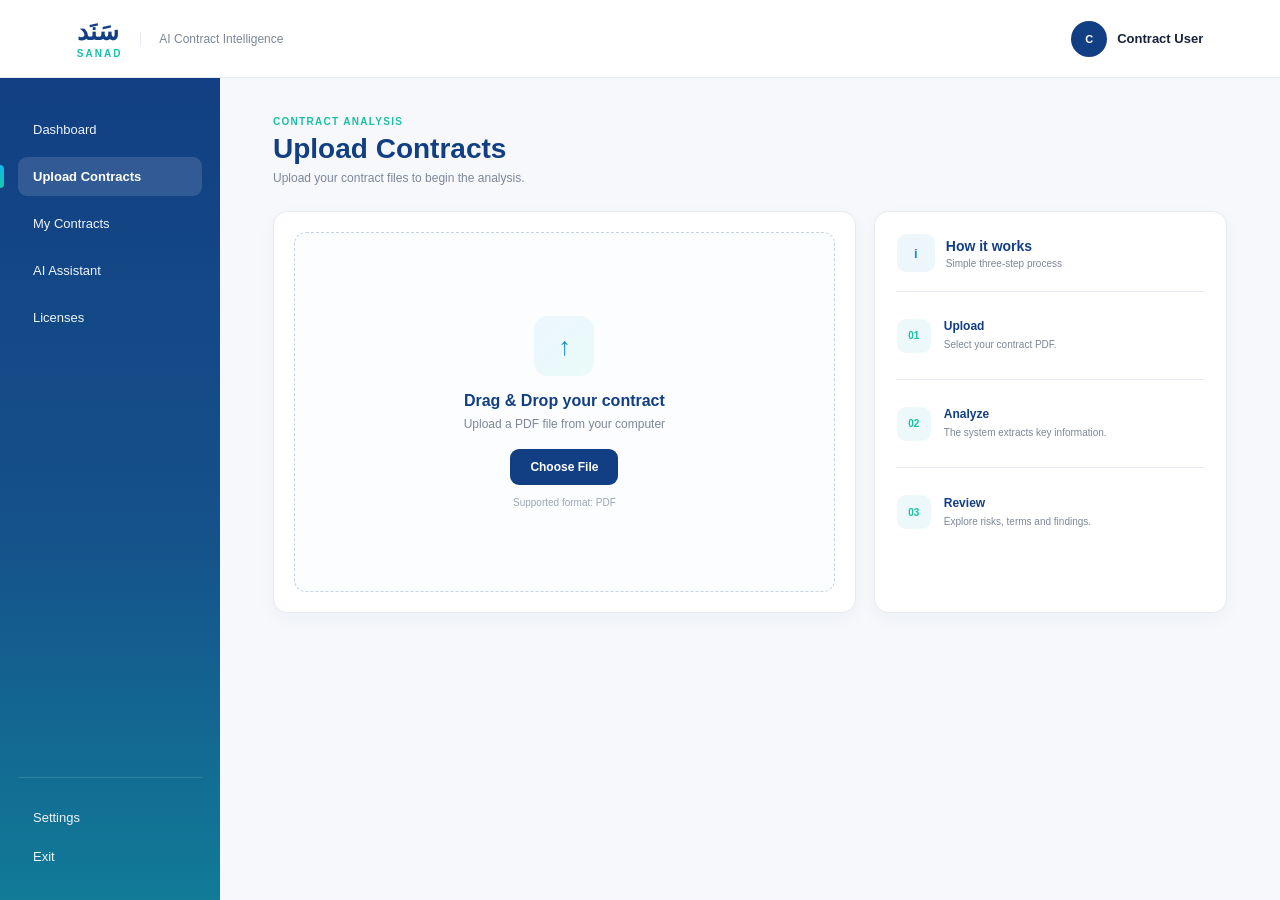
<file: pages/upload-contract.html>
<!DOCTYPE html>
<html lang="en">

<head>
    <meta charset="UTF-8">
    <meta name="viewport" content="width=device-width, initial-scale=1.0">

    <title>Upload Contracts | SANAD</title>

    <link rel="stylesheet" href="../css/global.css">
    <link rel="stylesheet" href="../css/upload-contract.css">
</head>

<body>

    <!-- =========================================
         SANAD HEADER
    ========================================== -->

    <header class="sanad-header">

        <div class="sanad-brand">

            <div class="sanad-logo">
                <h1>سَنَد</h1>
                <span>SANAD</span>
            </div>

            <p>AI Contract Intelligence</p>

        </div>


        <div class="sanad-user">

            <div class="sanad-avatar" id="userAvatar">
                JK
            </div>

            <span id="userName">
                Jana Khalid
            </span>

        </div>

    </header>


    <!-- =========================================
         PAGE LAYOUT
    ========================================== -->

    <div class="upload-layout">


        <!-- =====================================
             SIDEBAR
        ====================================== -->

        <aside class="upload-sidebar">

            <nav>

                <a href="dashboard.html"
                   class="side-link">
                    Dashboard
                </a>

                <a href="upload-contract.html"
                   class="side-link active">
                    Upload Contracts
                </a>

                <a href="my-contracts.html"
                   class="side-link">
                    My Contracts
                </a>

                <a href="chatbot.html"
                   class="side-link">
                    AI Assistant
                </a>

                <a href="license.html"
                   class="side-link">
                    Licenses
                </a>

            </nav>


            <div class="sidebar-bottom">

                <a href="settings.html" class="side-link">
                    Settings
                </a>

                <a href="../pages/login.html" class="side-link">
                    Exit
                </a>

            </div>

        </aside>


        <!-- =====================================
             MAIN CONTENT
        ====================================== -->

        <main class="upload-main">

            <div class="upload-container">


                <!-- =================================
                     PAGE TITLE
                ================================== -->

                <section class="upload-title">

                    <span class="section-label">
                        CONTRACT ANALYSIS
                    </span>

                    <h2>
                        Upload Contracts
                    </h2>

                    <p>
                        Upload your contract files to begin the analysis.
                    </p>

                </section>


                <!-- =================================
                     UPLOAD CONTENT
                ================================== -->

                <section class="upload-grid">


                    <!-- =============================
                         UPLOAD AREA
                    ============================== -->

                    <div class="upload-card upload-main-card">

                        <div class="drop-zone"
                             id="dropZone">

                            <div class="upload-cloud">
                                ↑
                            </div>

                            <h3>
                                Drag &amp; Drop your contract
                            </h3>

                            <p>
                                Upload a PDF file from your computer
                            </p>


                            <label for="fileInput"
                                   class="choose-file-button">
                                Choose File
                            </label>


                            <input id="fileInput"
                                   type="file"
                                   accept=".pdf,application/pdf"
                                   hidden>


                            <small>
                                Supported format: PDF
                            </small>

                        </div>


                        <!-- JS FILLS THIS -->

                        <div id="filePreview"></div>

                    </div>


                    <!-- =============================
                         HOW IT WORKS
                    ============================== -->

                    <div class="upload-card upload-guide">


                        <div class="guide-title">

                            <span class="guide-icon">
                                i
                            </span>

                            <div>

                                <h3>
                                    How it works
                                </h3>

                                <p>
                                    Simple three-step process
                                </p>

                            </div>

                        </div>


                        <!-- STEP 1 -->

                        <div class="guide-step">

                            <span>
                                01
                            </span>

                            <div>

                                <strong>
                                    Upload
                                </strong>

                                <p>
                                    Select your contract PDF.
                                </p>

                            </div>

                        </div>


                        <!-- STEP 2 -->

                        <div class="guide-step">

                            <span>
                                02
                            </span>

                            <div>

                                <strong>
                                    Analyze
                                </strong>

                                <p>
                                    The system extracts key information.
                                </p>

                            </div>

                        </div>


                        <!-- STEP 3 -->

                        <div class="guide-step">

                            <span>
                                03
                            </span>

                            <div>

                                <strong>
                                    Review
                                </strong>

                                <p>
                                    Explore risks, terms and findings.
                                </p>

                            </div>

                        </div>


                    </div>

                </section>

            </div>

        </main>

    </div>


    <script src="../js/global.js"></script>
    <script src="../js/upload-contract.js"></script>

</body>

</html>
</file>
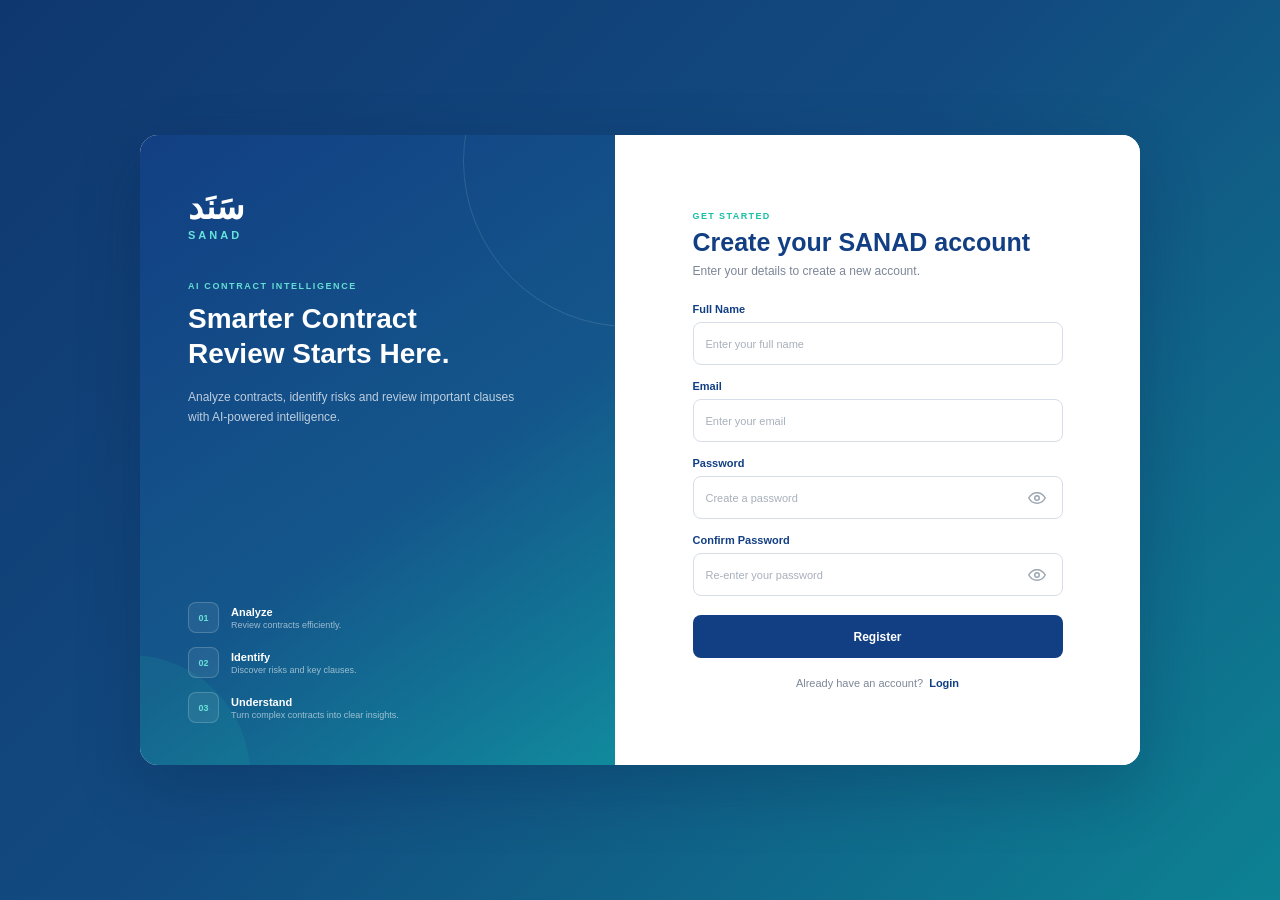
<file: pages/verify.html>
<!DOCTYPE html>
<html lang="en">

<head>
    <meta charset="UTF-8">
    <meta name="viewport" content="width=device-width, initial-scale=1.0">

    <title>Verify Email | SANAD</title>

    <link rel="stylesheet" href="../css/signup.css">
</head>

<body>

    <main class="signup-page">

        <div class="signup-card">

            <!-- =================================
                 LEFT SIDE (same brand panel)
            ================================== -->

            <section class="brand-panel">

                <div class="brand-content">

                    <div class="sanad-logo">
                        <h1>سَنَد</h1>
                        <span>SANAD</span>
                    </div>

                    <span class="brand-label">
                        AI CONTRACT INTELLIGENCE
                    </span>

                    <h2>
                        Almost There.
                    </h2>

                    <p>
                        Enter the code we emailed you to finish creating
                        your account.
                    </p>

                </div>

            </section>


            <!-- =================================
                 RIGHT SIDE
            ================================== -->

            <section class="signup-panel">

                <div class="signup-form-container">

                    <span class="section-label">
                        VERIFY YOUR EMAIL
                    </span>

                    <h2>
                        Enter verification code
                    </h2>

                    <p class="signup-description" id="verify-description">
                        We sent a 6-digit code to your email.
                    </p>


                    <!-- OTP -->

                    <div class="field">

                        <label for="otp">
                            Verification Code
                        </label>

                        <input type="text"
                               id="otp"
                               inputmode="numeric"
                               maxlength="6"
                               placeholder="000000">

                    </div>

                    <button class="signup-btn" type="button" id="verify-btn">Verify</button>
                    <p id="formMessage" style="text-align:center; margin-top:10px; font-size:12.5px; color:#e84d5b; display:none;"></p>

                    <div class="login-text">
                        Didn't get a code?
                        <a href="#" id="resend-link">Resend</a>
                    </div>

                </div>

            </section>

        </div>

    </main>

    <script src="../js/verify.js"></script>

</body>

</html>
</file>
<file: css/global.css>
/* ============================================================
   GLOBAL.CSS
   Shared by every page: colors, base styles, the sidebar,
   the header, and reusable bits like buttons/cards/badges.
   Page-specific styles live in their own file (dashboard.css,
   settings.css, etc.) and just build on top of these.
   ============================================================ */

* {
    box-sizing: border-box;
    margin: 0;
    padding: 0;
}

/* Color palette + a couple of other design tokens.
   Keeping these as variables means we only change a color
   once here and it updates everywhere. */
:root {
    --navy: #12356b;
    --navy-dark: #0e2a54;
    --teal: #0e6e8f;
    --accent-start: #11a9d8;
    --accent-end: #19c7b0;

    --background: #f6f8fb;
    --white: #ffffff;
    --text: #14213d;
    --muted: #69758c;
    --border: #e1e7ef;

    --red: #e84d5b;
    --red-soft: #fff0f1;
    --orange: #f0ad36;
    --orange-soft: #fff6df;
    --green: #2fb879;
    --green-soft: #eaf8f0;
    --blue: #0ba5bf;
    --blue-soft: #eaf8fb;

    --shadow: 0 8px 24px rgba(18, 53, 107, 0.06);
}

html, body {
    height: 100%;
}

body {
    font-family: Arial, Helvetica, sans-serif;
    background-color: var(--background);
    color: var(--text);
}

a {
    text-decoration: none;
    color: inherit;
}

button, input, textarea, select {
    font-family: inherit;
}

button {
    cursor: pointer;
}

/* ============================================================
   PAGE LAYOUT
   Sidebar + main content, side by side. Both just sit in
   normal document flow, no fixed-position hacks needed.
   ============================================================ */

.app-layout {
    display: flex;
    min-height: 100vh;
}

.main-content {
    flex: 1;
    min-width: 0; /* stops content from pushing the page wider than the screen */
    padding: 34px 44px 48px;
}

.page-content {
    max-width: 1400px;
    margin: 0 auto;
}

/* ============================================================
   SIDEBAR
   ============================================================ */

.sidebar {
    width: 220px;
    flex-shrink: 0;
    min-height: 100vh;
    background: linear-gradient(180deg, var(--navy) 0%, #174a82 60%, var(--teal) 100%);
    color: white;
    padding: 30px 18px;
    display: flex;
    flex-direction: column;
}

.brand {
    margin-bottom: 42px;
}

.brand h2 {
    font-size: 18px;
    color: white;
}

.brand span {
    display: block;
    margin-top: 3px;
    font-size: 12px;
    color: #79d8e8;
}

.sidebar nav {
    display: flex;
    flex-direction: column;
    gap: 8px;
}

.nav-link {
    display: block;
    padding: 11px 14px;
    border-radius: 8px;
    font-size: 14px;
    color: #e7eef8;
    transition: 0.2s;
}

.nav-link:hover {
    background-color: rgba(255, 255, 255, 0.08);
}

/* the currently active page gets a highlighted background
   plus a little glowing bar on the left edge */
.nav-link.active {
    position: relative;
    background-color: rgba(255, 255, 255, 0.1);
    color: white;
    font-weight: 700;
}

.nav-link.active::before {
    content: "";
    position: absolute;
    left: -18px;
    top: 8px;
    bottom: 8px;
    width: 4px;
    border-radius: 0 4px 4px 0;
    background: linear-gradient(180deg, var(--accent-start), var(--accent-end));
}

.sidebar-bottom {
    margin-top: auto;
    padding-top: 20px;
    border-top: 1px solid rgba(255, 255, 255, 0.12);
}

.sidebar-bottom2 {
    border-top: 1px solid rgba(255, 255, 255, 0.12);
}

/* ============================================================
   HEADER (top bar, sits above the page content)
   ============================================================ */

.top-header {
    display: flex;
    align-items: center;
    justify-content: space-between;
    gap: 20px;
    flex-wrap: wrap;
    margin-bottom: 26px;
}

.header-left h1 {
    color: var(--navy);
    font-size: 26px;
    margin-bottom: 5px;
}

.header-left p {
    color: var(--muted);
    font-size: 13px;
}

.header-right {
    display: flex;
    align-items: center;
    gap: 20px;
}

.notification {
    position: relative;
    font-size: 19px;
}

.notification-dot {
    position: absolute;
    top: -2px;
    right: -1px;
    width: 7px;
    height: 7px;
    border-radius: 50%;
    background-color: var(--accent-start);
    border: 2px solid var(--background);
}

.user-profile {
    display: flex;
    align-items: center;
    gap: 10px;
}

.user-avatar {
    width: 36px;
    height: 36px;
    border-radius: 50%;
    display: flex;
    align-items: center;
    justify-content: center;
    background-color: var(--navy);
    color: white;
    font-size: 12px;
    font-weight: 700;
}

.user-profile span {
    font-size: 13px;
    color: var(--text);
    font-weight: 600;
}

/* ============================================================
   REUSABLE BITS - buttons, cards, status badges, empty states
   Any page can just use these classes.
   ============================================================ */

.btn {
    height: 40px;
    padding: 0 18px;
    border-radius: 8px;
    border: none;
    font-size: 13px;
    font-weight: 600;
    display: inline-flex;
    align-items: center;
    justify-content: center;
    gap: 7px;
}

.btn-primary {
    background: linear-gradient(90deg, var(--accent-start), var(--accent-end));
    color: white;
}

.btn-primary:hover {
    opacity: 0.9;
}

.btn-secondary {
    background: white;
    color: var(--navy);
    border: 1px solid var(--border);
}

.btn-secondary:hover {
    background: #f8fafc;
}

.card {
    background: var(--white);
    border: 1px solid var(--border);
    border-radius: 14px;
    box-shadow: var(--shadow);
}

.status {
    display: inline-flex;
    align-items: center;
    padding: 6px 11px;
    border-radius: 18px;
    font-size: 11px;
    font-weight: 700;
}

.status-red {
    color: var(--red);
    background: var(--red-soft);
}

.status-orange {
    color: var(--orange);
    background: var(--orange-soft);
}

.status-green {
    color: var(--green);
    background: var(--green-soft);
}

.empty-state {
    text-align: center;
    padding: 55px 20px;
}

.empty-icon {
    width: 55px;
    height: 55px;
    margin: 0 auto 14px;
    border-radius: 13px;
    background: var(--blue-soft);
    color: var(--blue);
    display: flex;
    align-items: center;
    justify-content: center;
    font-size: 22px;
}

.empty-state h3 {
    color: var(--navy);
    font-size: 14px;
}

.empty-state p {
    color: var(--muted);
    font-size: 12px;
    margin-top: 5px;
}

/* ============================================================
   RESPONSIVE
   Below 850px we hide the sidebar to save space (a real app
   would swap this for a hamburger menu, but that's extra
   work for another day).
   ============================================================ */

@media (max-width: 850px) {
    .sidebar {
        display: none;
    }

    .main-content {
        padding: 22px 18px;
    }
}
</file>
<file: css/chatbot.css>
/* =========================================
   COLORS
========================================= */

:root {
    --navy: #123f83;
    --blue: #168fc4;
    --teal: #19bfa6;
    --background: #f6f8fb;
    --white: #ffffff;
    --text: #17233b;
    --muted: #7d8798;
    --border: #e5eaf0;
    --green: #20a66a;
    --blue-soft: #edf7fb;
}


/* =========================================
   GENERAL
========================================= */

* {
    box-sizing: border-box;
}

html,
body {
    margin: 0;
    width: 100%;
    min-height: 100%;
}

body {
    font-family: "Segoe UI", Arial, sans-serif;
    background-color: var(--background);
    color: var(--text);
}


/* =========================================
   SANAD HEADER
========================================= */

.sanad-header {
    width: 100%;
    height: 78px;
    padding: 0 6%;
    display: flex;
    align-items: center;
    justify-content: space-between;
    background-color: white;
    border-bottom: 1px solid var(--border);
    position: relative;
    z-index: 10;
}


/* =========================================
   BRAND
========================================= */

.sanad-brand {
    display: flex;
    align-items: center;
    gap: 18px;
}


.sanad-logo h1 {
    margin: 0;
    color: var(--navy);
    font-size: 25px;
    line-height: 1.1;
}


.sanad-logo span {
    display: block;
    margin-top: 2px;
    color: var(--teal);
    font-size: 10px;
    font-weight: 600;
    letter-spacing: 2px;
}


.sanad-brand > p {
    margin: 0;
    padding-left: 18px;
    border-left: 1px solid var(--border);
    color: var(--muted);
    font-size: 12px;
}


/* =========================================
   USER
========================================= */

.sanad-user {
    display: flex;
    align-items: center;
    gap: 10px;
    color: var(--text);
    font-size: 13px;
    font-weight: 600;
}


.sanad-avatar {
    width: 36px;
    height: 36px;
    display: flex;
    align-items: center;
    justify-content: center;
    border-radius: 50%;
    background-color: var(--navy);
    color: white;
    font-size: 11px;
    font-weight: 700;
}


/* =========================================
   PAGE LAYOUT
========================================= */

.assistant-layout {
    min-height: calc(100vh - 78px);
    display: flex;
}


/* =========================================
   SIDEBAR
========================================= */

.assistant-sidebar {
    width: 220px;
    flex-shrink: 0;
    min-height: calc(100vh - 78px);
    padding: 32px 18px 24px;
    display: flex;
    flex-direction: column;
    background: linear-gradient( 180deg, #123f83 0%, #15518a 55%, #117b98 100% );
}


    .assistant-sidebar nav {
        display: flex;
        flex-direction: column;
        gap: 8px;
    }


.side-link {
    position: relative;
    display: block;
    padding: 12px 15px;
    border-radius: 9px;
    color: #edf4fb;
    font-size: 13px;
    font-weight: 500;
    text-decoration: none;
    transition: 0.2s ease;
}


    .side-link:hover {
        background-color: rgba(255, 255, 255, 0.08);
        color: white;
    }


    .side-link.active {
        background-color: rgba(255, 255, 255, 0.13);
        color: white;
        font-weight: 700;
    }


        .side-link.active::before {
            content: "";
            position: absolute;
            left: -18px;
            top: 8px;
            bottom: 8px;
            width: 4px;
            border-radius: 0 4px 4px 0;
            background: linear-gradient( 180deg, #11b7e6, #19c7b0 );
        }


.sidebar-bottom {
    margin-top: auto;
    padding-top: 20px;
    border-top: 1px solid rgba(255, 255, 255, 0.12);
}


/* =========================================
   MAIN
========================================= */

.assistant-main {
    flex: 1;
    min-width: 0;
    background-color: var(--background);
}


.assistant-container {
    width: min(1160px, 90%);
    margin: 0 auto;
    padding: 38px 0 50px;
}


/* =========================================
   PAGE TITLE
========================================= */

.assistant-title {
    margin-bottom: 24px;
}


.section-label {
    display: block;
    margin-bottom: 6px;
    color: var(--teal);
    font-size: 10px;
    font-weight: 800;
    letter-spacing: 1.3px;
}


.assistant-title h2 {
    margin: 0 0 6px;
    color: var(--navy);
    font-size: 28px;
}


.assistant-title p {
    margin: 0;
    color: var(--muted);
    font-size: 12px;
}


/* =========================================
   CHAT PAGE
========================================= */

.chat-page {
    height: 82vh;
    display: grid;
    grid-template-columns: 1fr;
    overflow: hidden;
    background-color: transparent;
    border: none;
    border-radius: 0;
    box-shadow: none;
}


/* =========================================
   CHAT HISTORY
========================================= */

.chat-history {
    display: none;
    background-color: #fafbfd;
    border-right: 1px solid var(--border);
}


.chat-history-head {
    height: 65px;
    padding: 0 17px;
    display: flex;
    align-items: center;
    justify-content: space-between;
    border-bottom: 1px solid var(--border);
}


    .chat-history-head strong {
        color: var(--navy);
        font-size: 12px;
    }


    .chat-history-head button {
        width: 30px;
        height: 30px;
        border: 1px solid var(--border);
        border-radius: 8px;
        background-color: white;
        color: var(--navy);
        font-size: 18px;
        cursor: pointer;
        transition: 0.2s ease;
    }


        .chat-history-head button:hover {
            border-color: var(--teal);
            color: var(--teal);
            background-color: #f4fcfb;
        }


/* =========================================
   CONVERSATION
========================================= */

.conversation {
    margin: 9px;
    padding: 13px;
    display: flex;
    gap: 10px;
    border-radius: 9px;
    cursor: pointer;
}


    .conversation.active {
        background-color: var(--blue-soft);
    }


    .conversation > span {
        color: var(--blue);
    }


    .conversation strong,
    .conversation small {
        display: block;
    }


    .conversation strong {
        color: var(--navy);
        font-size: 11px;
    }


    .conversation small {
        margin-top: 3px;
        color: var(--muted);
        font-size: 10px;
    }


/* =========================================
   CHAT MAIN
========================================= */

.chat-main {
    min-width: 0;
    min-height: 0;
    display: flex;
    flex-direction: column;
    background-color: white;
}


/* =========================================
   CHAT TOP
========================================= */

.chat-top {
    min-height: 65px;
    padding: 0 22px;
    display: flex;
    align-items: center;
    gap: 11px;
    border-bottom: 1px solid var(--border);
}


.assistant-avatar {
    width: 38px;
    height: 38px;
    flex-shrink: 0;
    display: flex;
    align-items: center;
    justify-content: center;
    border-radius: 9px;
    background: linear-gradient( 135deg, #1553b8, #0aa9d6, #19cfa3 );
    color: white;
    font-size: 15px;
}


.chat-top h2 {
    margin: 0;
    color: var(--navy);
    font-size: 13px;
}


.chat-top span {
    display: block;
    margin-top: 3px;
    color: var(--muted);
    font-size: 10px;
}


/* =========================================
   AI READY
========================================= */

.ai-ready {
    margin-left: auto;
    display: flex;
    align-items: center;
    gap: 6px;
    padding: 6px 10px;
    border-radius: 18px;
    background-color: #effaf5;
    color: var(--green);
    font-size: 10px;
    font-weight: 700;
}


    .ai-ready i {
        width: 6px;
        height: 6px;
        border-radius: 50%;
        background-color: var(--green);
    }


/* =========================================
   MESSAGES
========================================= */

.messages {
    flex: 1;
    overflow-y: auto;
    padding: 35px 6%;
}

.messages::-webkit-scrollbar {
    width: 10px;
}

.messages::-webkit-scrollbar-track {
    background: #f0f2f5;
    border-radius: 10px;
}

.messages::-webkit-scrollbar-thumb {
    background: #123f83;
    border-radius: 10px;
}

.messages::-webkit-scrollbar-thumb:hover {
    background: #168fc4;
}


.message {
    max-width: 760px;
    display: flex;
    gap: 11px;
}


/* =========================================
   MESSAGE AVATAR
========================================= */

.message-avatar {
    width: 33px;
    height: 33px;
    flex-shrink: 0;
    display: flex;
    align-items: center;
    justify-content: center;
    border-radius: 8px;
    background-color: var(--navy);
    color: white;
    font-size: 9px;
    font-weight: 700;
}


/* =========================================
   MESSAGE LABEL
========================================= */

.message-label {
    display: block;
    margin-bottom: 6px;
    color: var(--navy);
    font-size: 10px;
    font-weight: 700;
}


/* =========================================
   MESSAGE BUBBLE
========================================= */

.bubble {
    padding: 13px 15px;
    background-color: #f5f7fa;
    border: 1px solid var(--border);
    border-radius: 0 11px 11px 11px;
    color: var(--text);
    font-size: 12px;
    line-height: 1.6;
}


/* =========================================
   USER MESSAGE
========================================= */

.user-message {
    margin: 20px 0 20px auto;
    justify-content: flex-end;
}


    .user-message .message-avatar {
        order: 2;
        background-color: #dce7f4;
        color: var(--navy);
    }


    .user-message .message-label {
        text-align: right;
    }


    .user-message .bubble {
        background-color: var(--navy);
        color: white;
        border-color: var(--navy);
        border-radius: 11px 0 11px 11px;
    }


/* =========================================
   QUICK PROMPTS
========================================= */

.quick-prompts {
    margin: 24px 0 0 44px;
    display: flex;
    flex-wrap: wrap;
    gap: 8px;
}


    .quick-prompts button {
        padding: 8px 13px;
        border: 1px solid var(--border);
        border-radius: 18px;
        background-color: white;
        color: var(--navy);
        font-size: 10px;
        font-weight: 600;
        cursor: pointer;
        transition: 0.2s ease;
    }


        .quick-prompts button:hover {
            border-color: #7bc7d7;
            background: linear-gradient( 90deg, #f1f7ff, #effdf9 );
            color: var(--blue);
        }


/* =========================================
   CHAT INPUT AREA
========================================= */

.chat-input-area {
    padding: 15px 6% 17px;
    border-top: 1px solid var(--border);
    background-color: white;
}


.chat-input {
    display: flex;
    align-items: flex-end;
    gap: 7px;
    padding: 6px;
    border: 1px solid #ccd5e0;
    border-radius: 11px;
    background-color: white;
    transition: 0.2s ease;
}


    .chat-input:focus-within {
        border-color: var(--blue);
        box-shadow: 0 0 0 3px rgba(22, 143, 196, 0.08);
    }


    /* =========================================
   TEXTAREA
========================================= */

    .chat-input textarea {
        flex: 1;
        min-height: 38px;
        max-height: 110px;
        padding: 9px;
        border: none;
        outline: none;
        resize: none;
        background: transparent;
        color: var(--text);
        font-family: inherit;
        font-size: 12px;
    }


    /* =========================================
   SEND BUTTON
========================================= */

    .chat-input button {
        width: 38px;
        height: 38px;
        flex-shrink: 0;
        border: none;
        border-radius: 8px;
        display: flex;
        align-items: center;
        justify-content: center;
        background-color: var(--navy);
        color: white;
        font-size: 18px;
        cursor: pointer;
        transition: 0.2s ease;
    }


        .chat-input button:hover {
            background: linear-gradient( 135deg, #1553b8, #0aa9d6, #19cfa3 );
            transform: translateY(-1px);
        }


/* =========================================
   DISCLAIMER
========================================= */

.chat-input-area > p {
    margin: 8px 0 0;
    text-align: center;
    color: #a1aab6;
    font-size: 9px;
}


/* =========================================
   RESPONSIVE
========================================= */

@media (max-width: 900px) {

    .chat-page {
        grid-template-columns: 1fr;
    }


    .chat-history {
        display: none;
    }
}


@media (max-width: 650px) {

    .sanad-header {
        padding: 0 4%;
    }


    .sanad-brand > p {
        display: none;
    }


    .assistant-sidebar {
        display: none;
    }


    .assistant-container {
        width: 92%;
    }


    .messages,
    .chat-input-area {
        padding-left: 20px;
        padding-right: 20px;
    }
}
</file>
<file: css/dashboard.css>
/* =========================================
   DASHBOARD COLORS
========================================= */

:root {
    --navy: #123f83;
    --blue: #168fc4;
    --teal: #19bfa6;
    --background: #f6f8fb;
    --white: #ffffff;
    --text: #17233b;
    --muted: #7d8798;
    --border: #e5eaf0;
    --red: #e65561;
    --orange: #d99000;
    --green: #20a66a;
}


/* =========================================
   GENERAL
========================================= */

* {
    box-sizing: border-box;
}

html,
body {
    margin: 0;
    width: 100%;
    min-height: 100%;
}

body {
    font-family: "Segoe UI", Arial, sans-serif;
    background-color: var(--background);
    color: var(--text);
}


/* =========================================
   SANAD HEADER
========================================= */

.sanad-header {
    width: 100%;
    height: 78px;
    padding: 0 6%;
    display: flex;
    align-items: center;
    justify-content: space-between;
    background-color: white;
    border-bottom: 1px solid var(--border);
    position: relative;
    z-index: 10;
}


/* =========================================
   BRAND
========================================= */

.sanad-brand {
    display: flex;
    align-items: center;
    gap: 18px;
}


.sanad-logo h1 {
    margin: 0;
    color: var(--navy);
    font-size: 25px;
    line-height: 1.1;
}


.sanad-logo span {
    display: block;
    margin-top: 2px;
    color: var(--teal);
    font-size: 10px;
    font-weight: 600;
    letter-spacing: 2px;
}


.sanad-brand > p {
    margin: 0;
    padding-left: 18px;
    border-left: 1px solid var(--border);
    color: var(--muted);
    font-size: 12px;
}


/* =========================================
   USER
========================================= */

.sanad-user {
    display: flex;
    align-items: center;
    gap: 10px;
    color: var(--text);
    font-size: 13px;
    font-weight: 600;
}


.sanad-avatar {
    width: 36px;
    height: 36px;
    display: flex;
    align-items: center;
    justify-content: center;
    border-radius: 50%;
    background-color: var(--navy);
    color: white;
    font-size: 11px;
    font-weight: 700;
}


/* =========================================
   PAGE LAYOUT
========================================= */

.dashboard-layout {
    min-height: calc(100vh - 78px);
    display: flex;
}


/* =========================================
   SIDEBAR
========================================= */

.dashboard-sidebar {
    width: 220px;
    flex-shrink: 0;
    min-height: calc(100vh - 78px);
    padding: 32px 18px 24px;
    display: flex;
    flex-direction: column;
    background: linear-gradient( 180deg, #123f83 0%, #15518a 55%, #117b98 100% );
}


    .dashboard-sidebar nav {
        display: flex;
        flex-direction: column;
        gap: 8px;
    }


.side-link {
    position: relative;
    display: block;
    padding: 12px 15px;
    border-radius: 9px;
    color: #edf4fb;
    font-size: 13px;
    font-weight: 500;
    text-decoration: none;
    transition: 0.2s ease;
}


    .side-link:hover {
        background-color: rgba( 255, 255, 255, 0.08 );
        color: white;
    }


    .side-link.active {
        background-color: rgba( 255, 255, 255, 0.13 );
        color: white;
        font-weight: 700;
    }


        .side-link.active::before {
            content: "";
            position: absolute;
            left: -18px;
            top: 8px;
            bottom: 8px;
            width: 4px;
            border-radius: 0 4px 4px 0;
            background: linear-gradient( 180deg, #11b7e6, #19c7b0 );
        }


.sidebar-bottom {
    margin-top: auto;
    padding-top: 20px;
    border-top: 1px solid rgba( 255, 255, 255, 0.12 );
}


/* =========================================
   MAIN
========================================= */

.dashboard-main {
    flex: 1;
    min-width: 0;
    background-color: var(--background);
}


.dashboard-container {
    width: min(1160px, 90%);
    margin: 0 auto;
    padding: 38px 0 70px;
}


/* =========================================
   DASHBOARD TITLE
========================================= */

.dashboard-title {
    margin-bottom: 26px;
    display: flex;
    align-items: flex-end;
    justify-content: space-between;
    gap: 20px;
}


.section-label,
.small-label {
    display: block;
    margin-bottom: 6px;
    color: var(--teal);
    font-size: 10px;
    font-weight: 800;
    letter-spacing: 1.3px;
}


.dashboard-title h2 {
    margin: 0 0 6px;
    color: var(--navy);
    font-size: 28px;
}


.dashboard-title p {
    margin: 0;
    color: var(--muted);
    font-size: 12px;
}


/* =========================================
   UPLOAD BUTTON
========================================= */

.upload-button {
    padding: 11px 18px;
    border-radius: 9px;
    background-color: var(--navy);
    color: white;
    font-size: 12px;
    font-weight: 700;
    text-decoration: none;
    transition: all 0.25s ease;
}


    .upload-button:hover {
        background: linear-gradient( 90deg, #1553b8, #0aa9d6, #19cfa3 );
        transform: translateY(-2px);
        box-shadow: 0 6px 16px rgba(10, 169, 187, 0.18);
    }


/* =========================================
   KPI GRID
========================================= */

.kpi-grid {
    display: grid;
    grid-template-columns: repeat(4, 1fr);
    gap: 16px;
    margin-bottom: 24px;
}


.kpi-card {
    min-height: 145px;
    padding: 22px;
    background-color: white;
    border: 1px solid var(--border);
    border-top: 3px solid var(--navy);
    border-radius: 14px;
    box-shadow: 0 6px 18px rgba(18, 63, 131, 0.04);
}


    .kpi-card span {
        display: block;
        margin-bottom: 14px;
        color: var(--muted);
        font-size: 13px;
        font-weight: 600;
    }


    .kpi-card strong {
        display: block;
        color: var(--navy);
        font-size: 32px;
        font-weight: 700;
    }


/* KPI COLORS */

.total-card {
    border-top-color: #11a9d8;
}


.review-card {
    border-top-color: var(--orange);
}


    .review-card strong {
        color: var(--orange);
    }


.high-card {
    border-top-color: var(--red);
}


    .high-card strong {
        color: var(--red);
    }


.analyzed-card {
    border-top-color: var(--green);
}


    .analyzed-card strong {
        color: var(--green);
    }


/* =========================================
   DASHBOARD GRID
========================================= */

.dashboard-grid {
    display: grid;
    grid-template-columns: 1.65fr 1fr;
    gap: 18px;
}


/* =========================================
   CARDS
========================================= */

.card {
    overflow: hidden;
    background-color: white;
    border: 1px solid var(--border);
    border-radius: 14px;
    box-shadow: 0 6px 18px rgba(18, 63, 131, 0.04);
}


/* =========================================
   CARD HEADER
========================================= */

.card-header {
    padding: 20px;
    display: flex;
    align-items: center;
    justify-content: space-between;
    border-bottom: 1px solid var(--border);
}


    .card-header h3 {
        margin: 0;
        color: var(--navy);
        font-size: 16px;
    }


    .card-header p {
        margin: 4px 0 0;
        color: var(--muted);
        font-size: 11px;
    }


    .card-header a {
        color: var(--teal);
        font-size: 11px;
        font-weight: 700;
        text-decoration: none;
    }


        .card-header a:hover {
            text-decoration: underline;
        }


/* =========================================
   QUICK ACTIONS
========================================= */

.action-row {
    padding: 16px 19px;
    display: flex;
    align-items: center;
    gap: 12px;
    border-bottom: 1px solid var(--border);
    color: inherit;
    text-decoration: none;
    transition: background-color 0.2s ease;
}


    .action-row:last-child {
        border-bottom: none;
    }


    .action-row:hover {
        background-color: #fafcff;
    }


.action-icon {
    width: 38px;
    height: 38px;
    flex-shrink: 0;
    display: flex;
    align-items: center;
    justify-content: center;
    border-radius: 9px;
    background-color: #edf8fb;
    color: var(--blue);
    font-size: 15px;
}


.action-row div {
    flex: 1;
}


.action-row strong {
    display: block;
    color: var(--navy);
    font-size: 12px;
}


.action-row div span {
    display: block;
    margin-top: 3px;
    color: var(--muted);
    font-size: 10px;
}


/* =========================================
   RECENT CONTRACTS
========================================= */

.contract-row-mini {
    min-height: 65px;
    padding: 14px 20px;
    display: flex;
    align-items: center;
    justify-content: space-between;
    gap: 15px;
    border-bottom: 1px solid var(--border);
}


    .contract-row-mini:last-child {
        border-bottom: none;
    }


    .contract-row-mini strong {
        display: block;
        color: var(--navy);
        font-size: 12px;
    }


    .contract-row-mini div span {
        display: block;
        margin-top: 4px;
        color: var(--muted);
        font-size: 10px;
    }


/* =========================================
   RISK STATUS
========================================= */

.status {
    padding: 6px 10px;
    border-radius: 18px;
    font-size: 10px !important;
    font-weight: 700;
}


.status-red {
    background-color: #fff1f2;
    color: var(--red) !important;
}


.status-orange {
    background-color: #fff7e8;
    color: #b37a1c !important;
}


.status-green {
    background-color: #ecf9f2;
    color: var(--green) !important;
}


/* =========================================
   EMPTY STATE
========================================= */

.empty-state {
    padding: 42px 20px;
    text-align: center;
}


.empty-icon {
    margin-bottom: 10px;
    color: var(--teal);
    font-size: 27px;
}


.empty-state h3 {
    margin: 0 0 6px;
    color: var(--navy);
    font-size: 14px;
}


.empty-state p {
    margin: 0;
    color: var(--muted);
    font-size: 11px;
}


/* =========================================
   RESPONSIVE
========================================= */

@media (max-width: 1050px) {

    .kpi-grid {
        grid-template-columns: repeat(2, 1fr);
    }


    .dashboard-grid {
        grid-template-columns: 1fr;
    }
}


@media (max-width: 650px) {

    .sanad-header {
        padding: 0 4%;
    }


    .sanad-brand > p {
        display: none;
    }


    .dashboard-sidebar {
        display: none;
    }


    .dashboard-container {
        width: 92%;
    }


    .dashboard-title {
        align-items: flex-start;
        flex-direction: column;
    }


    .kpi-grid {
        grid-template-columns: 1fr;
    }
}
</file>
<file: css/license.css>
/* =========================================
   COLORS
========================================= */

:root {
    --navy: #123f83;
    --blue: #168fc4;
    --teal: #19bfa6;
    --background: #f6f8fb;
    --white: #ffffff;
    --text: #17233b;
    --muted: #7d8798;
    --border: #e5eaf0;
    --green: #20a66a;
    --green-soft: #effaf5;
}


/* =========================================
   GENERAL
========================================= */

* {
    box-sizing: border-box;
}


html,
body {
    margin: 0;
    width: 100%;
    min-height: 100%;
}


body {
    font-family: "Segoe UI", Arial, sans-serif;
    background-color: var(--background);
    color: var(--text);
}


/* =========================================
   SANAD HEADER
========================================= */

.sanad-header {
    width: 100%;
    height: 78px;
    padding: 0 6%;
    display: flex;
    align-items: center;
    justify-content: space-between;
    background-color: white;
    border-bottom: 1px solid var(--border);
    position: relative;
    z-index: 10;
}


/* =========================================
   BRAND
========================================= */

.sanad-brand {
    display: flex;
    align-items: center;
    gap: 18px;
}


.sanad-logo h1 {
    margin: 0;
    color: var(--navy);
    font-size: 25px;
    line-height: 1.1;
}


.sanad-logo span {
    display: block;
    margin-top: 2px;
    color: var(--teal);
    font-size: 10px;
    font-weight: 600;
    letter-spacing: 2px;
}


.sanad-brand > p {
    margin: 0;
    padding-left: 18px;
    border-left: 1px solid var(--border);
    color: var(--muted);
    font-size: 12px;
}


/* =========================================
   USER
========================================= */

.sanad-user {
    display: flex;
    align-items: center;
    gap: 10px;
    color: var(--text);
    font-size: 13px;
    font-weight: 600;
}


.sanad-avatar {
    width: 36px;
    height: 36px;
    display: flex;
    align-items: center;
    justify-content: center;
    border-radius: 50%;
    background-color: var(--navy);
    color: white;
    font-size: 11px;
    font-weight: 700;
}


/* =========================================
   PAGE LAYOUT
========================================= */

.license-layout {
    min-height: calc(100vh - 78px);
    display: flex;
}


/* =========================================
   SIDEBAR
========================================= */

.license-sidebar {
    width: 220px;
    flex-shrink: 0;
    min-height: calc(100vh - 78px);
    padding: 32px 18px 24px;
    display: flex;
    flex-direction: column;
    background: linear-gradient( 180deg, #123f83 0%, #15518a 55%, #117b98 100% );
}


    .license-sidebar nav {
        display: flex;
        flex-direction: column;
        gap: 8px;
    }


.side-link {
    position: relative;
    display: block;
    padding: 12px 15px;
    border-radius: 9px;
    color: #edf4fb;
    font-size: 13px;
    font-weight: 500;
    text-decoration: none;
    transition: 0.2s ease;
}


    .side-link:hover {
        background-color: rgba(255, 255, 255, 0.08);
        color: white;
    }


    .side-link.active {
        background-color: rgba(255, 255, 255, 0.13);
        color: white;
        font-weight: 700;
    }


        .side-link.active::before {
            content: "";
            position: absolute;
            left: -18px;
            top: 8px;
            bottom: 8px;
            width: 4px;
            border-radius: 0 4px 4px 0;
            background: linear-gradient( 180deg, #11b7e6, #19c7b0 );
        }


.sidebar-bottom {
    margin-top: auto;
    padding-top: 20px;
    border-top: 1px solid rgba(255, 255, 255, 0.12);
}


/* =========================================
   MAIN CONTENT
========================================= */

.license-main {
    flex: 1;
    min-width: 0;
    background-color: var(--background);
}


.license-container {
    width: min(1160px, 90%);
    margin: 0 auto;
    padding: 38px 0 70px;
}


/* =========================================
   PAGE TITLE
========================================= */

.license-title {
    margin-bottom: 26px;
}


.section-label {
    display: block;
    margin-bottom: 6px;
    color: var(--teal);
    font-size: 10px;
    font-weight: 800;
    letter-spacing: 1.3px;
}


.license-title h2 {
    margin: 0 0 6px;
    color: var(--navy);
    font-size: 28px;
}


.license-title p {
    margin: 0;
    color: var(--muted);
    font-size: 12px;
}


/* =========================================
   LICENSE GRID
========================================= */

.license-grid {
    display: grid;
    grid-template-columns: 1.6fr 1fr;
    gap: 18px;
    align-items: stretch;
}


/* =========================================
   CARDS
========================================= */

.license-card,
.license-side {
    padding: 25px;
    background-color: white;
    border: 1px solid var(--border);
    border-radius: 14px;
    box-shadow: 0 6px 18px rgba(18, 63, 131, 0.04);
}


/* =========================================
   LICENSE STATUS
========================================= */

.license-status {
    padding-bottom: 24px;
    display: flex;
    align-items: center;
    gap: 14px;
    border-bottom: 1px solid var(--border);
}


.license-check {
    width: 50px;
    height: 50px;
    flex-shrink: 0;
    display: flex;
    align-items: center;
    justify-content: center;
    border-radius: 12px;
    background-color: var(--green-soft);
    color: var(--green);
    font-size: 21px;
    font-weight: 700;
}


.license-status span {
    color: var(--muted);
    font-size: 9px;
    font-weight: 700;
    letter-spacing: 1.2px;
}


.license-status h3 {
    margin: 4px 0 0;
    color: var(--green);
    font-size: 20px;
}


/* =========================================
   LICENSE INFO
========================================= */

.license-info-grid {
    padding-top: 25px;
    display: grid;
    grid-template-columns: 1fr 1fr;
    gap: 26px 35px;
}


.license-info-item {
    padding: 3px 0;
}


    .license-info-item span {
        display: block;
        margin-bottom: 7px;
        color: var(--muted);
        font-size: 10px;
    }


    .license-info-item strong {
        color: var(--navy);
        font-size: 13px;
        font-weight: 700;
    }


/* =========================================
   SIDE CARD
========================================= */

.license-side h3 {
    margin: 4px 0 8px;
    color: var(--navy);
    font-size: 16px;
}


.license-side > p {
    margin: 0;
    color: var(--muted);
    font-size: 11px;
    line-height: 1.7;
}


/* =========================================
   LICENSE MESSAGE
========================================= */

.license-message {
    margin-top: 25px;
    padding: 14px;
    display: flex;
    align-items: flex-start;
    gap: 11px;
    border-radius: 10px;
    background-color: var(--green-soft);
}


.message-check {
    width: 27px;
    height: 27px;
    flex-shrink: 0;
    display: flex;
    align-items: center;
    justify-content: center;
    border-radius: 50%;
    background-color: white;
    color: var(--green);
    font-size: 12px;
    font-weight: 800;
}


.license-message strong {
    display: block;
    color: var(--green);
    font-size: 11px;
}


.license-message p {
    margin: 4px 0 0;
    color: #57977e;
    font-size: 10px;
}


/* =========================================
   SYSTEM STATUS
========================================= */

.license-access {
    margin-top: 18px;
    padding-top: 18px;
    display: flex;
    align-items: center;
    justify-content: space-between;
    border-top: 1px solid var(--border);
}


    .license-access span {
        display: block;
        margin-bottom: 4px;
        color: var(--muted);
        font-size: 9px;
        font-weight: 700;
        letter-spacing: 1px;
    }


    .license-access strong {
        color: var(--navy);
        font-size: 12px;
    }


.status-dot {
    width: 9px;
    height: 9px;
    border-radius: 50%;
    background-color: var(--green);
    box-shadow: 0 0 0 5px var(--green-soft);
}


/* =========================================
   HOVER
========================================= */

.license-card,
.license-side {
    transition: transform 0.2s ease, box-shadow 0.2s ease;
}


    .license-card:hover,
    .license-side:hover {
        transform: translateY(-2px);
        box-shadow: 0 10px 24px rgba(18, 63, 131, 0.07);
    }


/* =========================================
   RESPONSIVE
========================================= */

@media (max-width: 850px) {

    .license-grid {
        grid-template-columns: 1fr;
    }
}


@media (max-width: 650px) {

    .sanad-header {
        padding: 0 4%;
    }


    .sanad-brand > p {
        display: none;
    }


    .license-sidebar {
        display: none;
    }


    .license-container {
        width: 92%;
    }


    .license-info-grid {
        grid-template-columns: 1fr;
    }
}
</file>
<file: css/login.css>
/* =========================================
   COLORS
========================================= */

:root {
    --navy: #123f83;
    --blue: #168fc4;
    --teal: #19bfa6;
    --text: #17233b;
    --muted: #7d8798;
    --border: #e3e8ef;
    --white: #ffffff;
}


/* =========================================
   RESET
========================================= */

* {
    box-sizing: border-box;
    margin: 0;
    padding: 0;
}


html,
body {
    width: 100%;
    min-height: 100%;
}


body {
    font-family: "Segoe UI", Arial, sans-serif;
}


/* =========================================
   PAGE
========================================= */

.login-page {
    min-height: 100vh;
    padding: 40px;
    display: flex;
    align-items: center;
    justify-content: center;
    background: linear-gradient( 135deg, #0f376f 0%, #124b80 48%, #0d8293 100% );
}


/* =========================================
   LOGIN CARD
========================================= */

.login-card {
    width: min(1000px, 100%);
    min-height: 570px;
    display: grid;
    grid-template-columns: 0.95fr 1.05fr;
    overflow: hidden;
    border-radius: 18px;
    background-color: white;
    box-shadow: 0 24px 65px rgba(0, 25, 60, 0.22);
}


/* =========================================
   LEFT BRAND PANEL
========================================= */

.brand-panel {
    position: relative;
    padding: 55px 48px 42px;
    overflow: hidden;
    display: flex;
    flex-direction: column;
    justify-content: space-between;
    background: linear-gradient( 145deg, #123f83 0%, #14578b 58%, #118a9d 100% );
    color: white;
}


    /* DECORATION */

    .brand-panel::before {
        content: "";
        position: absolute;
        width: 330px;
        height: 330px;
        right: -180px;
        top: -140px;
        border-radius: 50%;
        border: 1px solid rgba(255,255,255,0.12);
    }


    .brand-panel::after {
        content: "";
        position: absolute;
        width: 240px;
        height: 240px;
        left: -130px;
        bottom: -130px;
        border-radius: 50%;
        background: rgba(25, 191, 166, 0.12);
    }


/* =========================================
   SANAD LOGO
========================================= */

.sanad-logo {
    position: relative;
    z-index: 2;
    margin-bottom: 48px;
}


    .sanad-logo h1 {
        margin: 0;
        font-size: 34px;
        font-weight: 700;
        color: white;
        line-height: 1;
    }


    .sanad-logo span {
        display: block;
        margin-top: 5px;
        color: #66e4dc;
        font-size: 11px;
        font-weight: 600;
        letter-spacing: 3px;
    }


/* =========================================
   BRAND CONTENT
========================================= */

.brand-content {
    position: relative;
    z-index: 2;
}


.brand-label {
    display: block;
    margin-bottom: 10px;
    color: #65ddd5;
    font-size: 9px;
    font-weight: 800;
    letter-spacing: 1.6px;
}


.brand-content h2 {
    margin: 0 0 16px;
    color: white;
    font-size: 28px;
    font-weight: 650;
    line-height: 1.25;
}


.brand-content > p {
    max-width: 330px;
    margin: 0;
    color: rgba(255,255,255,0.72);
    font-size: 12px;
    line-height: 1.7;
}


/* =========================================
   FEATURES
========================================= */

.brand-features {
    position: relative;
    z-index: 2;
    margin-top: 45px;
    display: grid;
    gap: 14px;
}


.feature-item {
    display: flex;
    align-items: center;
    gap: 12px;
}


    .feature-item > span {
        width: 31px;
        height: 31px;
        flex-shrink: 0;
        display: flex;
        align-items: center;
        justify-content: center;
        border: 1px solid rgba(255,255,255,0.18);
        border-radius: 8px;
        background-color: rgba(255,255,255,0.07);
        color: #68e0d7;
        font-size: 9px;
        font-weight: 800;
    }


    .feature-item strong {
        display: block;
        color: white;
        font-size: 11px;
    }


    .feature-item p {
        margin-top: 2px;
        color: rgba(255,255,255,0.58);
        font-size: 9px;
    }


/* =========================================
   LOGIN PANEL
========================================= */

.login-panel {
    padding: 60px;
    display: flex;
    align-items: center;
    justify-content: center;
    background-color: white;
}


.login-form-container {
    width: 100%;
    max-width: 370px;
}


/* =========================================
   LOGIN TITLE
========================================= */

.section-label {
    display: block;
    margin-bottom: 7px;
    color: var(--teal);
    font-size: 9px;
    font-weight: 800;
    letter-spacing: 1.4px;
}


.login-form-container > h2 {
    margin: 0;
    color: var(--navy);
    font-size: 25px;
}


.login-description {
    margin: 7px 0 30px;
    color: var(--muted);
    font-size: 12px;
}


/* =========================================
   FIELDS
========================================= */

.field {
    margin-bottom: 18px;
}


    .field label {
        display: block;
        margin-bottom: 7px;
        color: var(--navy);
        font-size: 11px;
        font-weight: 600;
    }


    .field input {
        width: 100%;
        height: 43px;
        padding: 0 12px;
        border: 1px solid #d7dee7;
        border-radius: 8px;
        outline: none;
        background-color: white;
        color: var(--text);
        font-family: inherit;
        font-size: 11px;
        transition: border-color 0.2s ease, box-shadow 0.2s ease;
    }


        .field input::placeholder {
            color: #a8b0bb;
        }


        .field input:focus {
            border-color: var(--blue);
            box-shadow: 0 0 0 3px rgba(22, 143, 196, 0.08);
        }


/* =========================================
   PASSWORD
========================================= */

.password-wrap {
    position: relative;
}


    .password-wrap input {
        padding-right: 45px;
    }


/* REMOVE BROWSER EYE */

input[type="password"]::-ms-reveal,
input[type="password"]::-ms-clear {
    display: none;
}


/* CUSTOM EYE */

.eye-icon {
    position: absolute;
    right: 10px;
    top: 50%;
    transform: translateY(-50%);
    width: 32px;
    height: 32px;
    padding: 0;
    display: flex;
    align-items: center;
    justify-content: center;
    border: none;
    background: transparent;
    color: #9ba6b3;
    cursor: pointer;
}


    .eye-icon:hover {
        color: var(--navy);
    }


/* =========================================
   LOGIN BUTTON
========================================= */

.login-btn {
    width: 100%;
    height: 43px;
    margin-top: 6px;
    display: flex;
    align-items: center;
    justify-content: center;
    border: none;
    border-radius: 8px;
    background-color: var(--navy);
    color: white;
    font-size: 12px;
    font-weight: 700;
    text-decoration: none;
    cursor: pointer;
    transition: all 0.25s ease;
}


    .login-btn:hover {
        background: linear-gradient( 90deg, #1553b8, #0aa9d6, #19cfa3 );
        transform: translateY(-1px);
        box-shadow: 0 7px 18px rgba(10, 169, 187, 0.18);
    }


/* =========================================
   REGISTER
========================================= */

.register-text {
    margin-top: 20px;
    text-align: center;
    color: var(--muted);
    font-size: 11px;
}


    .register-text a {
        margin-left: 3px;
        color: var(--navy);
        font-weight: 700;
        text-decoration: none;
    }


        .register-text a:hover {
            color: var(--teal);
        }


/* =========================================
   RESPONSIVE
========================================= */

@media (max-width: 750px) {

    .login-page {
        padding: 20px;
    }


    .login-card {
        grid-template-columns: 1fr;
    }


    .brand-panel {
        padding: 35px;
    }


    .brand-features {
        display: none;
    }


    .sanad-logo {
        margin-bottom: 30px;
    }


    .login-panel {
        padding: 45px 30px;
    }
}


@media (max-width: 450px) {

    .login-page {
        padding: 0;
        align-items: stretch;
    }


    .login-card {
        border-radius: 0;
        min-height: 100vh;
    }


    .brand-panel {
        padding: 30px 25px;
    }


    .brand-content h2 {
        font-size: 23px;
    }


    .login-panel {
        padding: 40px 25px;
    }
}
</file>
<file: css/my-contracts.css>
﻿/* =========================================
   COLORS
========================================= */

:root {
    --navy: #123f83;
    --blue: #168fc4;
    --teal: #19bfa6;
    --background: #f6f8fb;
    --white: #ffffff;
    --text: #17233b;
    --muted: #7d8798;
    --border: #e5eaf0;
    --high: #e65561;
    --medium: #d99000;
    --low: #20a66a;
}


/* =========================================
   GENERAL
========================================= */

* {
    box-sizing: border-box;
}

html,
body {
    margin: 0;
    width: 100%;
    min-height: 100%;
}

body {
    font-family: "Segoe UI", Arial, sans-serif;
    background-color: var(--background);
    color: var(--text);
}


/* =========================================
   SANAD HEADER
========================================= */

.sanad-header {
    width: 100%;
    height: 78px;
    padding: 0 6%;
    display: flex;
    align-items: center;
    justify-content: space-between;
    background-color: white;
    border-bottom: 1px solid var(--border);
    position: relative;
    z-index: 10;
}


/* BRAND */

.sanad-brand {
    display: flex;
    align-items: center;
    gap: 18px;
}


.sanad-logo h1 {
    margin: 0;
    color: var(--navy);
    font-size: 25px;
    line-height: 1.1;
}


.sanad-logo span {
    display: block;
    margin-top: 2px;
    color: var(--teal);
    font-size: 10px;
    font-weight: 600;
    letter-spacing: 2px;
}


.sanad-brand > p {
    margin: 0;
    padding-left: 18px;
    border-left: 1px solid var(--border);
    color: var(--muted);
    font-size: 12px;
}


/* USER */

.sanad-user {
    display: flex;
    align-items: center;
    gap: 10px;
    color: var(--text);
    font-size: 13px;
    font-weight: 600;
}


.sanad-avatar {
    width: 36px;
    height: 36px;
    display: flex;
    align-items: center;
    justify-content: center;
    border-radius: 50%;
    background-color: var(--navy);
    color: white;
    font-size: 11px;
    font-weight: 700;
}


/* =========================================
   PAGE LAYOUT
========================================= */

.contracts-layout {
    min-height: calc(100vh - 78px);
    display: flex;
}


/* =========================================
   SIDEBAR
========================================= */

.contracts-sidebar {
    width: 220px;
    flex-shrink: 0;
    min-height: calc(100vh - 78px);
    display: flex;
    flex-direction: column;
    padding: 32px 18px 24px;
    background: linear-gradient( 180deg, #123f83 0%, #15518a 55%, #117b98 100% );
}


    .contracts-sidebar nav {
        display: flex;
        flex-direction: column;
        gap: 8px;
    }


.side-link {
    position: relative;
    display: block;
    padding: 12px 15px;
    border-radius: 9px;
    color: #edf4fb;
    font-size: 13px;
    font-weight: 500;
    text-decoration: none;
    transition: 0.2s ease;
}


    .side-link:hover {
        background-color: rgba(255, 255, 255, 0.08);
        color: white;
    }


    .side-link.active {
        background-color: rgba(255, 255, 255, 0.13);
        color: white;
        font-weight: 700;
    }


        .side-link.active::before {
            content: "";
            position: absolute;
            left: -18px;
            top: 8px;
            bottom: 8px;
            width: 4px;
            border-radius: 0 4px 4px 0;
            background: linear-gradient( 180deg, #11b7e6, #19c7b0 );
        }


.sidebar-bottom {
    margin-top: auto;
    padding-top: 20px;
    border-top: 1px solid rgba(255, 255, 255, 0.12);
}


/* =========================================
   MAIN
========================================= */

.contracts-main {
    flex: 1;
    min-width: 0;
    background-color: var(--background);
}


.contracts-container {
    width: min(1160px, 90%);
    margin: 0 auto;
    padding: 38px 0 70px;
}


/* =========================================
   PAGE HEADING
========================================= */

.contracts-heading {
    margin-bottom: 26px;
    display: flex;
    align-items: flex-end;
    justify-content: space-between;
    gap: 20px;
}


.section-label {
    display: block;
    margin-bottom: 6px;
    color: var(--teal);
    font-size: 10px;
    font-weight: 800;
    letter-spacing: 1.3px;
}


.contracts-heading h2 {
    margin: 0 0 6px;
    color: var(--navy);
    font-size: 28px;
}


.contracts-heading p {
    margin: 0;
    color: var(--muted);
    font-size: 12px;
}


/* =========================================
   UPLOAD BUTTON
========================================= */

.upload-button {
    padding: 11px 18px;
    border-radius: 9px;
    background-color: var(--navy);
    color: white;
    font-size: 12px;
    font-weight: 700;
    text-decoration: none;
    transition: all 0.25s ease;
}


    .upload-button:hover {
        background: linear-gradient( 90deg, #1553b8, #0aa9d6, #19cfa3 );
        transform: translateY(-2px);
        box-shadow: 0 6px 16px rgba(10, 169, 187, 0.18);
    }


/* =========================================
   SEARCH + FILTER
========================================= */

.contracts-toolbar {
    display: grid;
    grid-template-columns: minmax(0, 1fr) 180px;
    gap: 14px;
    margin-bottom: 22px;
    padding: 14px;
    background-color: white;
    border: 1px solid var(--border);
    border-radius: 14px;
    box-shadow: 0 6px 18px rgba(18, 63, 131, 0.035);
}


.contracts-search {
    height: 42px;
    display: flex;
    align-items: center;
    gap: 8px;
    padding: 0 13px;
    border: 1px solid var(--border);
    border-radius: 9px;
    background-color: white;
}


.search-icon {
    color: #8d97a8;
    font-size: 15px;
}


.contracts-search input {
    width: 100%;
    border: none;
    outline: none;
    background: transparent;
    color: var(--text);
    font-family: inherit;
    font-size: 12px;
}


    .contracts-search input::placeholder {
        color: #9aa3b1;
    }


.contracts-toolbar select {
    height: 42px;
    padding: 0 12px;
    border: 1px solid var(--border);
    border-radius: 9px;
    outline: none;
    background-color: white;
    color: var(--navy);
    font-family: inherit;
    font-size: 11px;
    font-weight: 600;
}


/* =========================================
   CONTRACT TABLE CARD
========================================= */

.contracts-section {
    padding: 22px;
    background-color: white;
    border: 1px solid var(--border);
    border-radius: 16px;
    box-shadow: 0 6px 18px rgba(18, 63, 131, 0.04);
}


.contracts-section-header {
    margin-bottom: 20px;
}


    .contracts-section-header h3 {
        margin: 0 0 5px;
        color: var(--navy);
        font-size: 18px;
    }


    .contracts-section-header p {
        margin: 0;
        color: var(--muted);
        font-size: 11px;
    }


/* =========================================
   TABLE HEADER
========================================= */

.contracts-table-header {
    display: grid;
    grid-template-columns: minmax(260px, 2fr) 150px 100px 120px 80px;
    align-items: center;
    gap: 14px;
    padding: 0 15px 13px;
    border-bottom: 1px solid var(--border);
    color: #7d8798;
    font-size: 11px;
    font-weight: 700;
}


/* =========================================
   CONTRACT LIST
========================================= */

.contracts-list {
    width: 100%;
}


/* =========================================
   CONTRACT ROW
========================================= */

.contract-row {
    min-height: 72px;
    display: grid;
    grid-template-columns: minmax(260px, 2fr) 150px 100px 120px 80px;
    align-items: center;
    gap: 14px;
    padding: 14px 15px;
    border-bottom: 1px solid #edf0f4;
    background-color: white;
    transition: background-color 0.2s ease;
}


    .contract-row:last-child {
        border-bottom: none;
    }


    .contract-row:hover {
        background-color: #fafcff;
    }


/* =========================================
   CONTRACT NAME
========================================= */

.contract-name-cell {
    display: flex;
    align-items: center;
    gap: 12px;
    min-width: 0;
}


.contract-file-icon {
    width: 40px;
    height: 40px;
    flex-shrink: 0;
    display: flex;
    align-items: center;
    justify-content: center;
    border-radius: 9px;
    background-color: #fff1f2;
    color: var(--high);
    font-size: 10px;
    font-weight: 800;
}


.contract-row-info {
    min-width: 0;
}


    .contract-row-info strong {
        display: block;
        overflow: hidden;
        color: var(--navy);
        font-size: 13px;
        font-weight: 700;
        white-space: nowrap;
        text-overflow: ellipsis;
    }


.contract-date {
    color: var(--muted);
    font-size: 11px;
}


/* =========================================
   RISK STATUS
========================================= */

.status {
    justify-self: start;
    padding: 6px 10px;
    border-radius: 18px;
    font-size: 10px;
    font-weight: 700;
}


.status-red {
    background-color: #fff1f2;
    color: var(--high);
}


.status-orange {
    background-color: #fff7e8;
    color: #b37a1c;
}


.status-green {
    background-color: #ecf9f2;
    color: var(--low);
}


/* =========================================
   VIEW ANSWER
========================================= */

.view-answer {
    height: 34px;
    padding: 0 13px;
    justify-self: start;
    border: 1px solid var(--blue);
    border-radius: 8px;
    background-color: white;
    color: var(--blue);
    font-family: inherit;
    font-size: 10px;
    font-weight: 700;
    cursor: pointer;
    transition: all 0.2s ease;
}


    .view-answer:hover {
        border-color: transparent;
        background: linear-gradient( 90deg, #1553b8, #0aa9d6, #19cfa3 );
        color: white;
        transform: translateY(-1px);
    }


/* =========================================
   VIEW BUTTON
========================================= */

.view-contract {
    height: 34px;
    padding: 0 13px;
    justify-self: start;
    border: none;
    border-radius: 8px;
    background-color: #edf8fb;
    color: var(--blue);
    font-family: inherit;
    font-size: 10px;
    font-weight: 700;
    cursor: pointer;
    transition: all 0.2s ease;
}


    .view-contract:hover {
        background-color: var(--blue);
        color: white;
    }


/* =========================================
   EMPTY STATE
========================================= */

.empty-state {
    padding: 40px 20px;
    text-align: center;
}


.empty-icon {
    margin-bottom: 10px;
    color: var(--teal);
    font-size: 28px;
}


.empty-state h3 {
    margin: 0 0 6px;
    color: var(--navy);
}


.empty-state p {
    margin: 0;
    color: var(--muted);
    font-size: 12px;
}


/* =========================================
   CONTRACT DETAILS
========================================= */

.contract-details {
    margin-top: 24px;
    padding: 22px;
    background-color: white;
    border: 1px solid var(--border);
    border-radius: 16px;
    box-shadow: 0 6px 18px rgba(18, 63, 131, 0.04);
}


.details-header {
    padding-bottom: 16px;
    display: flex;
    align-items: flex-start;
    justify-content: space-between;
    border-bottom: 1px solid var(--border);
}


    .details-header span {
        color: var(--teal);
        font-size: 9px;
        font-weight: 700;
        letter-spacing: 1px;
    }


    .details-header h3 {
        margin: 5px 0 0;
        color: var(--navy);
        font-size: 17px;
    }


.close-details {
    border: none;
    background: transparent;
    color: var(--muted);
    font-size: 21px;
    cursor: pointer;
}


.details-grid {
    padding: 20px 0;
    display: grid;
    grid-template-columns: repeat(3, 1fr);
    gap: 18px;
}


    .details-grid span {
        display: block;
        margin-bottom: 5px;
        color: var(--muted);
        font-size: 10px;
    }


    .details-grid strong {
        color: var(--navy);
        font-size: 12px;
    }


.analysis-note {
    padding: 15px;
    border-radius: 9px;
    background-color: #f7f9fc;
}


    .analysis-note strong {
        color: var(--navy);
        font-size: 12px;
    }


    .analysis-note p {
        margin: 5px 0 0;
        color: var(--muted);
        font-size: 11px;
    }


/* =========================================
   RESPONSIVE
========================================= */

@media (max-width: 1050px) {

    .contracts-table-header,
    .contract-row {
        grid-template-columns: minmax(220px, 2fr) 120px 80px 110px 70px;
    }
}


@media (max-width: 850px) {

    .contracts-sidebar {
        width: 180px;
    }

    .contracts-toolbar {
        grid-template-columns: 1fr;
    }

    .contracts-table-header {
        display: none;
    }

    .contract-row {
        grid-template-columns: 44px 1fr;
        gap: 10px;
    }

    .contract-name-cell {
        grid-column: 1 / -1;
    }

    .contract-date,
    .status,
    .view-answer,
    .view-contract {
        grid-column: 2;
    }
}


@media (max-width: 650px) {

    .sanad-header {
        padding: 0 4%;
    }

    .sanad-brand > p {
        display: none;
    }

    .contracts-sidebar {
        display: none;
    }

    .contracts-container {
        width: 92%;
    }

    .contracts-heading {
        align-items: flex-start;
        flex-direction: column;
    }

    .details-grid {
        grid-template-columns: 1fr;
    }
}
</file>
<file: css/review-report.css>
:root {
    --navy: #123f83;
    --blue: #168fc4;
    --teal: #19bfa6;
    --bg: #f6f8fb;
    --white: #ffffff;
    --text: #17233b;
    --muted: #7d8798;
    --border: #e5eaf0;
    --high: #e65561;
    --medium: #d99000;
    --low: #20a66a;
}


/* =========================================
   GENERAL
========================================= */

* {
    box-sizing: border-box;
}

html,
body {
    margin: 0;
    width: 100%;
    min-height: 100%;
}

body {
    font-family: "Segoe UI", Arial, sans-serif;
    background-color: var(--bg);
    color: var(--text);
}


/* =========================================
   PAGE
========================================= */

.review-page {
    min-height: 100vh;
    background-color: var(--bg);
}


/* =========================================
   HEADER
========================================= */

.site-header {
    height: 78px;
    padding: 0 6%;
    display: flex;
    align-items: center;
    justify-content: space-between;
    background-color: var(--white);
    border-bottom: 1px solid var(--border);
}

.brand-area {
    display: flex;
    align-items: center;
    gap: 18px;
}

    .brand-area h1 {
        margin: 0;
        color: var(--navy);
        font-size: 25px;
    }

    .brand-area span {
        display: block;
        margin-top: -3px;
        color: var(--teal);
        font-size: 10px;
        letter-spacing: 2px;
    }

    .brand-area p {
        margin: 0;
        padding-left: 18px;
        border-left: 1px solid var(--border);
        color: var(--muted);
        font-size: 12px;
    }

.header-user {
    display: flex;
    align-items: center;
    gap: 10px;
    font-size: 13px;
    font-weight: 600;
}

.avatar {
    width: 36px;
    height: 36px;
    border-radius: 50%;
    display: flex;
    align-items: center;
    justify-content: center;
    background-color: var(--navy);
    color: white;
    font-size: 11px;
}


/* =========================================
   CONTAINER
========================================= */

.report-container {
    width: min(1160px, 90%);
    margin: 0 auto;
    padding: 38px 0 70px;
}


/* =========================================
   REPORT HEADER
========================================= */

.report-hero {
    display: flex;
    align-items: center;
    justify-content: space-between;
    gap: 20px;
    margin-bottom: 30px;
}

.section-label {
    display: block;
    margin-bottom: 6px;
    color: var(--teal);
    font-size: 10px;
    font-weight: 800;
    letter-spacing: 1.3px;
}

.report-hero h2 {
    margin: 0 0 6px;
    color: var(--navy);
    font-size: 28px;
}

.report-hero p {
    margin: 0 0 6px;
    color: #647188;
    font-size: 13px;
}

.report-hero small {
    color: #9aa2b0;
    font-size: 11px;
}

.download-button {
    padding: 11px 18px;
    border: none;
    border-radius: 9px;
    background-color: var(--navy);
    color: white;
    font-size: 12px;
    font-weight: 700;
    cursor: pointer;
    transition: all 0.25s ease;
}

    .download-button:hover {
        background: linear-gradient( 90deg, #1553b8, #0aa9d6, #19cfa3 );
        transform: translateY(-2px);
        box-shadow: 0 6px 16px rgba(10, 169, 187, 0.18);
    }


/* =========================================
   SHARED CARDS
========================================= */

.overall-risk-card,
.completeness-card,
.risk-stat,
.insight-card,
.recommendations-card,
.clauses-card {
    background-color: var(--white);
    border: 1px solid var(--border);
    border-radius: 16px;
    box-shadow: 0 6px 18px rgba(18, 63, 131, 0.04);
}


/* =========================================
   TOP SUMMARY
========================================= */

.top-summary-grid {
    display: grid;
    grid-template-columns: 1.15fr 0.85fr;
    gap: 22px;
    margin-bottom: 26px;
}

.overall-risk-card,
.completeness-card {
    padding: 26px;
}


/* =========================================
   OVERALL RISK
========================================= */

.card-heading h3 {
    margin: 0 0 7px;
    color: var(--navy);
    font-size: 19px;
}

.card-heading p {
    margin: 0;
    color: var(--muted);
    font-size: 12px;
}

.risk-visual {
    margin-top: 26px;
    display: flex;
    align-items: center;
    gap: 30px;
}

.risk-ring {
    width: 124px;
    height: 124px;
    flex-shrink: 0;
    border-radius: 50%;
    padding: 10px;
    background: conic-gradient( var(--risk-color) var(--score), #edf1f5 0 );
    transition: background 0.4s ease;
}

.risk-ring-inner {
    width: 100%;
    height: 100%;
    border-radius: 50%;
    display: flex;
    flex-direction: column;
    align-items: center;
    justify-content: center;
    background-color: white;
}

    .risk-ring-inner strong {
        color: var(--navy);
        font-size: 32px;
        line-height: 1;
    }

    .risk-ring-inner span {
        margin-top: 5px;
        color: #8a94a5;
        font-size: 11px;
    }

.risk-copy {
    max-width: 330px;
}

.risk-level {
    display: block;
    margin-bottom: 8px;
    font-size: 19px;
}

.risk-copy p {
    margin: 0;
    color: #5e6a7e;
    font-size: 12px;
    line-height: 1.6;
}


/* =========================================
   COMPLETENESS
========================================= */

.completeness-header {
    display: flex;
    justify-content: space-between;
    gap: 20px;
    margin-bottom: 26px;
}

    .completeness-header h3 {
        margin: 0 0 7px;
        color: var(--navy);
        font-size: 19px;
    }

    .completeness-header p {
        margin: 0;
        color: var(--muted);
        font-size: 12px;
    }

.completeness-percentage {
    font-size: 31px;
    font-weight: 800;
    background: linear-gradient( 90deg, #1553b8, #0aa9d6, #20c997 );
    -webkit-background-clip: text;
    background-clip: text;
    color: transparent;
}

.progress-track {
    width: 100%;
    height: 10px;
    overflow: hidden;
    border-radius: 20px;
    background-color: #e9eef5;
}

.progress-fill {
    height: 100%;
    border-radius: 20px;
    background: linear-gradient( 90deg, #123f83 0%, #1553b8 25%, #08a9d6 55%, #13bfc2 75%, #20c997 100% );
    box-shadow: 0 2px 8px rgba(10, 169, 187, 0.18);
    transition: width 0.6s ease;
}

.completion-note {
    margin-top: 13px;
    color: #788397;
    font-size: 11px;
}


/* =========================================
   RISK STAT CARDS
========================================= */

.risk-stats-row {
    display: grid;
    grid-template-columns: repeat(4, minmax(0, 1fr));
    gap: 16px;
    margin-bottom: 28px;
}

.risk-stat {
    position: relative;
    min-height: 120px;
    padding: 20px 18px;
}

    .risk-stat::before {
        content: "";
        position: absolute;
        top: 0;
        left: 16px;
        right: 16px;
        height: 3px;
        border-radius: 0 0 5px 5px;
    }

.high-stat::before {
    background-color: var(--high);
}

.medium-stat::before {
    background-color: var(--medium);
}

.low-stat::before {
    background-color: var(--low);
}

.total-stat::before {
    background: linear-gradient( 90deg, #123f83, #168fc4, #19bfa6 );
}

.risk-stat > span {
    display: block;
    margin-bottom: 12px;
    font-size: 13px;
    font-weight: 600;
    line-height: 1.3;
}

.risk-stat > strong {
    display: block;
    margin-bottom: 8px;
    font-size: 28px;
    font-weight: 700;
    line-height: 1;
}

.risk-stat > small {
    display: block;
    color: #8b95a7;
    font-size: 11px;
}

.high-stat > span,
.high-stat > strong {
    color: var(--high);
}

.medium-stat > span,
.medium-stat > strong {
    color: var(--medium);
}

.low-stat > span,
.low-stat > strong {
    color: var(--low);
}

.total-stat > span,
.total-stat > strong {
    color: var(--navy);
}


/* =========================================
   CLAUSES
========================================= */

.clauses-card {
    padding: 26px;
    margin-bottom: 30px;
}

.clauses-header {
    display: flex;
    align-items: flex-start;
    justify-content: space-between;
    gap: 20px;
    margin-bottom: 22px;
}

    .clauses-header h3 {
        margin: 0 0 6px;
        color: var(--navy);
        font-size: 21px;
    }

    .clauses-header p {
        margin: 0;
        color: var(--muted);
        font-size: 12px;
    }

.high-count {
    padding: 8px 13px;
    border-radius: 20px;
    background-color: #fff1f2;
    color: var(--high);
    font-size: 11px;
    font-weight: 700;
}

.clauses-list {
    border-top: 1px solid #edf0f4;
}

.clause-row {
    display: grid;
    grid-template-columns: 44px 1fr auto;
    gap: 16px;
    align-items: center;
    padding: 19px 4px;
    border-bottom: 1px solid #edf0f4;
}

.clause-number {
    width: 34px;
    height: 34px;
    display: flex;
    align-items: center;
    justify-content: center;
    border-radius: 9px;
    background-color: #edf8fb;
    color: var(--blue);
    font-size: 11px;
    font-weight: 700;
}

.clause-content h4 {
    margin: 0 0 5px;
    color: #1b273c;
    font-size: 14px;
}

.clause-content p {
    margin: 0;
    color: #778195;
    font-size: 11px;
    line-height: 1.55;
}

.clause-badge {
    padding: 6px 10px;
    border-radius: 16px;
    font-size: 10px;
    font-weight: 700;
}

    .clause-badge.high {
        background-color: #fff1f2;
        color: var(--high);
    }

    .clause-badge.medium {
        background-color: #fff7e8;
        color: #b37a1c;
    }

    .clause-badge.low {
        background-color: #ecf9f2;
        color: var(--low);
    }


/* =========================================
   VIEW ALL BUTTON
========================================= */

.view-all-button {
    display: block;
    margin: 22px auto 0;
    padding: 10px 18px;
    border: 1px solid var(--blue);
    border-radius: 9px;
    background-color: white;
    color: var(--blue);
    font-size: 11px;
    font-weight: 700;
    cursor: pointer;
    transition: all 0.25s ease;
}

    .view-all-button:hover {
        background: linear-gradient( 90deg, #1553b8 0%, #0aa9d6 50%, #19cfa3 100% );
        color: white;
        border-color: transparent;
        transform: translateY(-2px);
        box-shadow: 0 6px 16px rgba(10, 169, 187, 0.20);
    }


/* =========================================
   INSIGHTS
========================================= */

.insights-grid {
    display: grid;
    grid-template-columns: 1fr 1fr;
    gap: 22px;
    margin-bottom: 30px;
}

.insight-card {
    padding: 25px;
}

    .insight-card h3 {
        margin: 0 0 16px;
        color: var(--navy);
        font-size: 18px;
    }

    .insight-card ul {
        margin: 0;
        padding-left: 18px;
    }

    .insight-card li {
        margin-bottom: 11px;
        color: #5d697c;
        font-size: 13px;
        line-height: 1.5;
    }


/* =========================================
   RECOMMENDATIONS
========================================= */

.recommendations-card {
    padding: 25px;
    margin-bottom: 30px;
}

    .recommendations-card h3 {
        margin: 0 0 18px;
        color: var(--navy);
        font-size: 18px;
    }

.recommendation-list {
    display: grid;
    grid-template-columns: repeat(3, 1fr);
    gap: 14px;
}

.recommendation-item {
    display: flex;
    gap: 11px;
    padding: 15px;
    border-radius: 10px;
    background-color: #f8fafc;
}

    .recommendation-item span {
        color: var(--teal);
        font-size: 11px;
        font-weight: 800;
    }

    .recommendation-item p {
        margin: 0;
        color: #59667a;
        font-size: 12px;
        line-height: 1.5;
    }


/* =========================================
   RESPONSIVE
========================================= */

@media (max-width: 900px) {

    .top-summary-grid,
    .insights-grid {
        grid-template-columns: 1fr;
    }

    .risk-stats-row {
        grid-template-columns: repeat(2, 1fr);
    }

    .recommendation-list {
        grid-template-columns: 1fr;
    }
}

@media (max-width: 600px) {

    .report-container {
        width: 92%;
    }

    .report-hero,
    .risk-visual,
    .completeness-header {
        align-items: flex-start;
        flex-direction: column;
    }

    .risk-stats-row {
        grid-template-columns: 1fr;
    }

    .clause-row {
        grid-template-columns: 38px 1fr;
    }

    .clause-badge {
        grid-column: 2;
        justify-self: start;
    }
}
</file>
<file: css/settings.css>
/* =========================================
   COLORS
========================================= */

:root {
    --navy: #123f83;
    --blue: #168fc4;
    --teal: #19bfa6;
    --background: #f6f8fb;
    --white: #ffffff;
    --text: #17233b;
    --muted: #7d8798;
    --border: #e5eaf0;
    --green: #20a66a;
    --green-soft: #effaf5;
}


/* =========================================
   GENERAL
========================================= */

* {
    box-sizing: border-box;
}


html,
body {
    margin: 0;
    width: 100%;
    min-height: 100%;
}


body {
    font-family: "Segoe UI", Arial, sans-serif;
    background-color: var(--background);
    color: var(--text);
}


/* =========================================
   SANAD HEADER
========================================= */

.sanad-header {
    width: 100%;
    height: 78px;
    padding: 0 6%;
    display: flex;
    align-items: center;
    justify-content: space-between;
    background-color: white;
    border-bottom: 1px solid var(--border);
    position: relative;
    z-index: 10;
}


/* =========================================
   BRAND
========================================= */

.sanad-brand {
    display: flex;
    align-items: center;
    gap: 18px;
}


.sanad-logo h1 {
    margin: 0;
    color: var(--navy);
    font-size: 25px;
    line-height: 1.1;
}


.sanad-logo span {
    display: block;
    margin-top: 2px;
    color: var(--teal);
    font-size: 10px;
    font-weight: 600;
    letter-spacing: 2px;
}


.sanad-brand > p {
    margin: 0;
    padding-left: 18px;
    border-left: 1px solid var(--border);
    color: var(--muted);
    font-size: 12px;
}


/* =========================================
   USER
========================================= */

.sanad-user {
    display: flex;
    align-items: center;
    gap: 10px;
    color: var(--text);
    font-size: 13px;
    font-weight: 600;
}


.sanad-avatar {
    width: 36px;
    height: 36px;
    display: flex;
    align-items: center;
    justify-content: center;
    border-radius: 50%;
    background-color: var(--navy);
    color: white;
    font-size: 11px;
    font-weight: 700;
}


/* =========================================
   PAGE LAYOUT
========================================= */

.settings-layout {
    min-height: calc(100vh - 78px);
    display: flex;
}


/* =========================================
   SIDEBAR
========================================= */

.settings-sidebar {
    width: 220px;
    flex-shrink: 0;
    min-height: calc(100vh - 78px);
    padding: 32px 18px 24px;
    display: flex;
    flex-direction: column;
    background: linear-gradient( 180deg, #123f83 0%, #15518a 55%, #117b98 100% );
}


    .settings-sidebar nav {
        display: flex;
        flex-direction: column;
        gap: 8px;
    }


.side-link {
    position: relative;
    display: block;
    padding: 12px 15px;
    border-radius: 9px;
    color: #edf4fb;
    font-size: 13px;
    font-weight: 500;
    text-decoration: none;
    transition: 0.2s ease;
}


    .side-link:hover {
        background-color: rgba(255, 255, 255, 0.08);
        color: white;
    }


    .side-link.active {
        background-color: rgba(255, 255, 255, 0.13);
        color: white;
        font-weight: 700;
    }


        .side-link.active::before {
            content: "";
            position: absolute;
            left: -18px;
            top: 8px;
            bottom: 8px;
            width: 4px;
            border-radius: 0 4px 4px 0;
            background: linear-gradient( 180deg, #11b7e6, #19c7b0 );
        }


.sidebar-bottom {
    margin-top: auto;
    padding-top: 20px;
    border-top: 1px solid rgba(255, 255, 255, 0.12);
}


/* =========================================
   MAIN
========================================= */

.settings-main {
    flex: 1;
    min-width: 0;
    background-color: var(--background);
}


.settings-container {
    width: min(1160px, 90%);
    margin: 0 auto;
    padding: 38px 0 70px;
}


/* =========================================
   PAGE TITLE
========================================= */

.settings-page-title {
    margin-bottom: 26px;
}


.section-label,
.card-label {
    display: block;
    margin-bottom: 6px;
    color: var(--teal);
    font-size: 9px;
    font-weight: 800;
    letter-spacing: 1.3px;
}


.settings-page-title h2 {
    margin: 0 0 6px;
    color: var(--navy);
    font-size: 28px;
}


.settings-page-title p {
    margin: 0;
    color: var(--muted);
    font-size: 12px;
}


/* =========================================
   SETTINGS GRID
========================================= */

.settings-grid {
    display: grid;
    grid-template-columns: 1fr 1fr;
    gap: 18px;
}


/* =========================================
   SETTINGS CARD
========================================= */

.settings-card {
    padding: 23px;
    background-color: white;
    border: 1px solid var(--border);
    border-radius: 14px;
    box-shadow: 0 6px 18px rgba(18, 63, 131, 0.04);
}


    .settings-card.full {
        grid-column: 1 / -1;
    }


/* =========================================
   CARD TITLE
========================================= */

.settings-title {
    margin-bottom: 20px;
    padding-bottom: 17px;
    border-bottom: 1px solid var(--border);
}


    .settings-title h3 {
        margin: 0;
        color: var(--navy);
        font-size: 15px;
    }


    .settings-title p {
        margin: 4px 0 0;
        color: var(--muted);
        font-size: 10px;
    }


/* =========================================
   FORM GRID
========================================= */

.form-grid {
    display: grid;
    grid-template-columns: 1fr 1fr;
    gap: 16px;
}


/* =========================================
   FORM GROUP
========================================= */

.form-group label {
    display: block;
    margin-bottom: 7px;
    color: var(--navy);
    font-size: 11px;
    font-weight: 600;
}


.form-group input,
.form-group select {
    width: 100%;
    height: 41px;
    padding: 0 11px;
    border: 1px solid #d5dce5;
    border-radius: 8px;
    outline: none;
    background-color: white;
    color: var(--text);
    font-family: inherit;
    font-size: 11px;
    transition: border-color 0.2s ease, box-shadow 0.2s ease;
}


    .form-group input::placeholder {
        color: #a6aeba;
    }


    .form-group input:focus,
    .form-group select:focus {
        border-color: var(--blue);
        box-shadow: 0 0 0 3px rgba(22, 143, 196, 0.08);
    }


/* =========================================
   PREFERENCES
========================================= */

.preference-row {
    min-height: 45px;
    display: flex;
    align-items: center;
    justify-content: space-between;
    gap: 20px;
}


    .preference-row strong {
        display: block;
        color: var(--navy);
        font-size: 12px;
    }


    .preference-row > div > span {
        display: block;
        margin-top: 4px;
        color: var(--muted);
        font-size: 10px;
    }


/* =========================================
   SWITCH
========================================= */

.switch {
    position: relative;
    width: 44px;
    height: 24px;
    flex-shrink: 0;
    cursor: pointer;
}


    .switch input {
        width: 0;
        height: 0;
        opacity: 0;
    }


    .switch > span {
        position: absolute;
        inset: 0;
        border-radius: 20px;
        background-color: #ccd4de;
        transition: 0.25s ease;
    }


        .switch > span::before {
            content: "";
            position: absolute;
            width: 18px;
            height: 18px;
            left: 3px;
            top: 3px;
            border-radius: 50%;
            background-color: white;
            transition: 0.25s ease;
            box-shadow: 0 1px 4px rgba(0, 0, 0, 0.15);
        }


    .switch input:checked + span {
        background: linear-gradient( 90deg, var(--navy), var(--blue), var(--teal) );
    }


        .switch input:checked + span::before {
            transform: translateX(20px);
        }


/* =========================================
   ACTION BUTTONS
========================================= */

.settings-actions {
    margin-top: 18px;
    display: flex;
    justify-content: flex-end;
    gap: 9px;
}


.reset-button,
.save-button {
    padding: 10px 17px;
    border-radius: 8px;
    font-family: inherit;
    font-size: 11px;
    font-weight: 700;
    cursor: pointer;
    transition: all 0.2s ease;
}


/* RESET */

.reset-button {
    border: 1px solid #d7dee7;
    background-color: white;
    color: var(--muted);
}


    .reset-button:hover {
        border-color: #b9c4d1;
        color: var(--navy);
        background-color: #fafbfd;
    }


/* SAVE */

.save-button {
    border: none;
    background-color: var(--navy);
    color: white;
}


    .save-button:hover {
        background: linear-gradient( 90deg, #1553b8, #0aa9d6, #19cfa3 );
        transform: translateY(-1px);
        box-shadow: 0 6px 16px rgba(10, 169, 187, 0.16);
    }


/* =========================================
   SAVE MESSAGE
========================================= */

.save-message {
    display: none;
    margin-top: 12px;
    padding: 11px 13px;
    border-radius: 8px;
    background-color: var(--green-soft);
    color: var(--green);
    font-size: 11px;
    font-weight: 600;
    text-align: right;
}


/* =========================================
   CARD HOVER
========================================= */

.settings-card {
    transition: transform 0.2s ease, box-shadow 0.2s ease;
}


    .settings-card:hover {
        transform: translateY(-2px);
        box-shadow: 0 10px 24px rgba(18, 63, 131, 0.06);
    }


/* =========================================
   RESPONSIVE
========================================= */

@media (max-width: 900px) {

    .settings-grid {
        grid-template-columns: 1fr;
    }


    .settings-card.full {
        grid-column: auto;
    }
}


@media (max-width: 650px) {

    .sanad-header {
        padding: 0 4%;
    }


    .sanad-brand > p {
        display: none;
    }


    .settings-sidebar {
        display: none;
    }


    .settings-container {
        width: 92%;
    }


    .form-grid {
        grid-template-columns: 1fr;
    }
}
</file>
<file: css/signup.css>
/* =========================================
   COLORS
========================================= */

:root {
    --navy: #123f83;
    --blue: #168fc4;
    --teal: #19bfa6;
    --text: #17233b;
    --muted: #7d8798;
    --border: #e3e8ef;
    --white: #ffffff;
    --red: #e65561;
    --red-soft: #fff1f2;
}


/* =========================================
   RESET
========================================= */

* {
    box-sizing: border-box;
    margin: 0;
    padding: 0;
}


html,
body {
    width: 100%;
    min-height: 100%;
}


body {
    font-family: "Segoe UI", Arial, sans-serif;
}


/* =========================================
   PAGE
========================================= */

.signup-page {
    min-height: 100vh;
    padding: 40px;
    display: flex;
    align-items: center;
    justify-content: center;
    background: linear-gradient( 135deg, #0f376f 0%, #124b80 48%, #0d8293 100% );
}


/* =========================================
   CARD
========================================= */

.signup-card {
    width: min(1000px, 100%);
    min-height: 630px;
    display: grid;
    grid-template-columns: 0.95fr 1.05fr;
    overflow: hidden;
    border-radius: 18px;
    background-color: white;
    box-shadow: 0 24px 65px rgba(0, 25, 60, 0.22);
}


/* =========================================
   BRAND PANEL
========================================= */

.brand-panel {
    position: relative;
    padding: 55px 48px 42px;
    overflow: hidden;
    display: flex;
    flex-direction: column;
    justify-content: space-between;
    background: linear-gradient( 145deg, #123f83 0%, #14578b 58%, #118a9d 100% );
    color: white;
}


    /* DECORATION */

    .brand-panel::before {
        content: "";
        position: absolute;
        width: 330px;
        height: 330px;
        right: -180px;
        top: -140px;
        border-radius: 50%;
        border: 1px solid rgba(255, 255, 255, 0.12);
    }


    .brand-panel::after {
        content: "";
        position: absolute;
        width: 240px;
        height: 240px;
        left: -130px;
        bottom: -130px;
        border-radius: 50%;
        background: rgba(25, 191, 166, 0.12);
    }


/* =========================================
   LOGO
========================================= */

.sanad-logo {
    position: relative;
    z-index: 2;
    margin-bottom: 40px;
}


    .sanad-logo h1 {
        margin: 0;
        color: white;
        font-size: 34px;
        font-weight: 700;
        line-height: 1;
    }


    .sanad-logo span {
        display: block;
        margin-top: 5px;
        color: #66e4dc;
        font-size: 11px;
        font-weight: 600;
        letter-spacing: 3px;
    }


/* =========================================
   BRAND CONTENT
========================================= */

.brand-content {
    position: relative;
    z-index: 2;
}


.brand-label {
    display: block;
    margin-bottom: 10px;
    color: #65ddd5;
    font-size: 9px;
    font-weight: 800;
    letter-spacing: 1.6px;
}


.brand-content h2 {
    margin: 0 0 16px;
    color: white;
    font-size: 28px;
    font-weight: 650;
    line-height: 1.25;
}


.brand-content > p {
    max-width: 330px;
    margin: 0;
    color: rgba(255, 255, 255, 0.72);
    font-size: 12px;
    line-height: 1.7;
}


/* =========================================
   FEATURES
========================================= */

.brand-features {
    position: relative;
    z-index: 2;
    margin-top: 40px;
    display: grid;
    gap: 14px;
}


.feature-item {
    display: flex;
    align-items: center;
    gap: 12px;
}


    .feature-item > span {
        width: 31px;
        height: 31px;
        flex-shrink: 0;
        display: flex;
        align-items: center;
        justify-content: center;
        border: 1px solid rgba(255, 255, 255, 0.18);
        border-radius: 8px;
        background-color: rgba(255, 255, 255, 0.07);
        color: #68e0d7;
        font-size: 9px;
        font-weight: 800;
    }


    .feature-item strong {
        display: block;
        color: white;
        font-size: 11px;
    }


    .feature-item p {
        margin-top: 2px;
        color: rgba(255, 255, 255, 0.58);
        font-size: 9px;
    }


/* =========================================
   SIGNUP PANEL
========================================= */

.signup-panel {
    padding: 45px 60px;
    display: flex;
    align-items: center;
    justify-content: center;
    background-color: white;
}


.signup-form-container {
    width: 100%;
    max-width: 370px;
}


/* =========================================
   TITLE
========================================= */

.section-label {
    display: block;
    margin-bottom: 7px;
    color: var(--teal);
    font-size: 9px;
    font-weight: 800;
    letter-spacing: 1.4px;
}


.signup-form-container > h2 {
    margin: 0;
    color: var(--navy);
    font-size: 25px;
}


.signup-description {
    margin: 7px 0 25px;
    color: var(--muted);
    font-size: 12px;
}


/* =========================================
   FIELDS
========================================= */

.field {
    margin-bottom: 15px;
}


    .field label {
        display: block;
        margin-bottom: 7px;
        color: var(--navy);
        font-size: 11px;
        font-weight: 600;
    }


    .field input {
        width: 100%;
        height: 43px;
        padding: 0 12px;
        border: 1px solid #d7dee7;
        border-radius: 8px;
        outline: none;
        background-color: white;
        color: var(--text);
        font-family: inherit;
        font-size: 11px;
        transition: border-color 0.2s ease, box-shadow 0.2s ease;
    }


        .field input::placeholder {
            color: #a8b0bb;
        }


        .field input:focus {
            border-color: var(--blue);
            box-shadow: 0 0 0 3px rgba(22, 143, 196, 0.08);
        }


/* =========================================
   PASSWORD
========================================= */

.password-wrap {
    position: relative;
}


    .password-wrap input {
        padding-right: 45px;
    }


input[type="password"]::-ms-reveal,
input[type="password"]::-ms-clear {
    display: none;
}


/* =========================================
   EYE BUTTON
========================================= */

.eye-icon {
    position: absolute;
    right: 10px;
    top: 50%;
    transform: translateY(-50%);
    width: 32px;
    height: 32px;
    padding: 0;
    display: flex;
    align-items: center;
    justify-content: center;
    border: none;
    background: transparent;
    color: #9ba6b3;
    cursor: pointer;
}


    .eye-icon:hover {
        color: var(--navy);
    }


/* =========================================
   ERROR
========================================= */

.signup-error {
    display: none;
    margin-bottom: 12px;
    padding: 9px 11px;
    border-radius: 7px;
    background-color: var(--red-soft);
    color: var(--red);
    font-size: 10px;
}


/* =========================================
   SIGNUP BUTTON
========================================= */

.signup-btn {
    width: 100%;
    height: 43px;
    margin-top: 4px;
    border: none;
    border-radius: 8px;
    background-color: var(--navy);
    color: white;
    font-family: inherit;
    font-size: 12px;
    font-weight: 700;
    cursor: pointer;
    transition: all 0.25s ease;
}


    .signup-btn:hover {
        background: linear-gradient( 90deg, #1553b8, #0aa9d6, #19cfa3 );
        transform: translateY(-1px);
        box-shadow: 0 7px 18px rgba(10, 169, 187, 0.18);
    }


/* =========================================
   LOGIN TEXT
========================================= */

.login-text {
    margin-top: 19px;
    text-align: center;
    color: var(--muted);
    font-size: 11px;
}


    .login-text a {
        margin-left: 3px;
        color: var(--navy);
        font-weight: 700;
        text-decoration: none;
    }


        .login-text a:hover {
            color: var(--teal);
        }


/* =========================================
   RESPONSIVE
========================================= */

@media (max-width: 750px) {

    .signup-page {
        padding: 20px;
    }


    .signup-card {
        grid-template-columns: 1fr;
    }


    .brand-panel {
        padding: 35px;
    }


    .brand-features {
        display: none;
    }


    .sanad-logo {
        margin-bottom: 30px;
    }


    .signup-panel {
        padding: 45px 30px;
    }
}


@media (max-width: 450px) {

    .signup-page {
        padding: 0;
        align-items: stretch;
    }


    .signup-card {
        min-height: 100vh;
        border-radius: 0;
    }


    .brand-panel {
        padding: 30px 25px;
    }


    .brand-content h2 {
        font-size: 23px;
    }


    .signup-panel {
        padding: 40px 25px;
    }
}
</file>
<file: css/upload-contract.css>
/* =========================================
   COLORS
========================================= */

:root {
    --navy: #123f83;
    --blue: #168fc4;
    --teal: #19bfa6;
    --background: #f6f8fb;
    --white: #ffffff;
    --text: #17233b;
    --muted: #7d8798;
    --border: #e5eaf0;
    --red: #e65561;
    --red-soft: #fff1f2;
    --blue-soft: #edf7fb;
}


/* =========================================
   GENERAL
========================================= */

* {
    box-sizing: border-box;
}

html,
body {
    margin: 0;
    width: 100%;
    min-height: 100%;
}

body {
    font-family: "Segoe UI", Arial, sans-serif;
    background-color: var(--background);
    color: var(--text);
}


/* =========================================
   SANAD HEADER
========================================= */

.sanad-header {
    width: 100%;
    height: 78px;
    padding: 0 6%;
    display: flex;
    align-items: center;
    justify-content: space-between;
    background-color: white;
    border-bottom: 1px solid var(--border);
    position: relative;
    z-index: 10;
}


/* =========================================
   BRAND
========================================= */

.sanad-brand {
    display: flex;
    align-items: center;
    gap: 18px;
}


.sanad-logo h1 {
    margin: 0;
    color: var(--navy);
    font-size: 25px;
    line-height: 1.1;
}


.sanad-logo span {
    display: block;
    margin-top: 2px;
    color: var(--teal);
    font-size: 10px;
    font-weight: 600;
    letter-spacing: 2px;
}


.sanad-brand > p {
    margin: 0;
    padding-left: 18px;
    border-left: 1px solid var(--border);
    color: var(--muted);
    font-size: 12px;
}


/* =========================================
   USER
========================================= */

.sanad-user {
    display: flex;
    align-items: center;
    gap: 10px;
    color: var(--text);
    font-size: 13px;
    font-weight: 600;
}


.sanad-avatar {
    width: 36px;
    height: 36px;
    display: flex;
    align-items: center;
    justify-content: center;
    border-radius: 50%;
    background-color: var(--navy);
    color: white;
    font-size: 11px;
    font-weight: 700;
}


/* =========================================
   LAYOUT
========================================= */

.upload-layout {
    min-height: calc(100vh - 78px);
    display: flex;
}


/* =========================================
   SIDEBAR
========================================= */

.upload-sidebar {
    width: 220px;
    flex-shrink: 0;
    min-height: calc(100vh - 78px);
    padding: 32px 18px 24px;
    display: flex;
    flex-direction: column;
    background: linear-gradient( 180deg, #123f83 0%, #15518a 55%, #117b98 100% );
}


    .upload-sidebar nav {
        display: flex;
        flex-direction: column;
        gap: 8px;
    }


.side-link {
    position: relative;
    display: block;
    padding: 12px 15px;
    border-radius: 9px;
    color: #edf4fb;
    font-size: 13px;
    font-weight: 500;
    text-decoration: none;
    transition: 0.2s ease;
}


    .side-link:hover {
        background-color: rgba(255,255,255,0.08);
        color: white;
    }


    .side-link.active {
        background-color: rgba(255,255,255,0.13);
        color: white;
        font-weight: 700;
    }


        .side-link.active::before {
            content: "";
            position: absolute;
            left: -18px;
            top: 8px;
            bottom: 8px;
            width: 4px;
            border-radius: 0 4px 4px 0;
            background: linear-gradient( 180deg, #11b7e6, #19c7b0 );
        }


.sidebar-bottom {
    margin-top: auto;
    padding-top: 20px;
    border-top: 1px solid rgba(255,255,255,0.12);
}


/* =========================================
   MAIN CONTENT
========================================= */

.upload-main {
    flex: 1;
    min-width: 0;
    background-color: var(--background);
}


.upload-container {
    width: min(1160px, 90%);
    margin: 0 auto;
    padding: 38px 0 70px;
}


/* =========================================
   PAGE TITLE
========================================= */

.upload-title {
    margin-bottom: 26px;
}


.section-label {
    display: block;
    margin-bottom: 6px;
    color: var(--teal);
    font-size: 10px;
    font-weight: 800;
    letter-spacing: 1.3px;
}


.upload-title h2 {
    margin: 0 0 6px;
    color: var(--navy);
    font-size: 28px;
}


.upload-title p {
    margin: 0;
    color: var(--muted);
    font-size: 12px;
}


/* =========================================
   UPLOAD GRID
========================================= */

.upload-grid {
    display: grid;
    grid-template-columns: 1.65fr 1fr;
    gap: 18px;
    align-items: stretch;
}


/* =========================================
   CARDS
========================================= */

.upload-card {
    background-color: white;
    border: 1px solid var(--border);
    border-radius: 14px;
    box-shadow: 0 6px 18px rgba(18, 63, 131, 0.04);
}


.upload-main-card {
    padding: 20px;
}


/* =========================================
   DROP ZONE
========================================= */

.drop-zone {
    min-height: 360px;
    padding: 30px;
    border: 1.5px dashed #c9d4e1;
    border-radius: 12px;
    display: flex;
    flex-direction: column;
    align-items: center;
    justify-content: center;
    text-align: center;
    background-color: #fcfdff;
    transition: all 0.2s ease;
}


    .drop-zone:hover {
        border-color: #8fc8dc;
        background-color: #fbfeff;
    }


    .drop-zone.dragging {
        border-color: var(--blue);
        background-color: var(--blue-soft);
    }


/* =========================================
   UPLOAD ICON
========================================= */

.upload-cloud {
    width: 60px;
    height: 60px;
    margin-bottom: 16px;
    display: flex;
    align-items: center;
    justify-content: center;
    border-radius: 14px;
    background: linear-gradient( 135deg, #edf6ff, #e9fbf7 );
    color: var(--blue);
    font-size: 25px;
}


/* =========================================
   DROP TEXT
========================================= */

.drop-zone h3 {
    margin: 0;
    color: var(--navy);
    font-size: 16px;
}


.drop-zone p {
    margin: 7px 0 18px;
    color: var(--muted);
    font-size: 12px;
}


.drop-zone small {
    display: block;
    margin-top: 12px;
    color: #9aa5b3;
    font-size: 10px;
}


/* =========================================
   CHOOSE FILE BUTTON
========================================= */

.choose-file-button {
    padding: 11px 20px;
    border-radius: 9px;
    background-color: var(--navy);
    color: white;
    font-size: 12px;
    font-weight: 700;
    cursor: pointer;
    transition: all 0.25s ease;
}


    .choose-file-button:hover {
        background: linear-gradient( 90deg, #1553b8, #0aa9d6, #19cfa3 );
        transform: translateY(-2px);
        box-shadow: 0 6px 16px rgba(10, 169, 187, 0.18);
    }


/* =========================================
   HOW IT WORKS
========================================= */

.upload-guide {
    padding: 22px;
}


.guide-title {
    padding-bottom: 19px;
    display: flex;
    align-items: center;
    gap: 11px;
    border-bottom: 1px solid var(--border);
}


.guide-icon {
    width: 38px;
    height: 38px;
    flex-shrink: 0;
    display: flex;
    align-items: center;
    justify-content: center;
    border-radius: 9px;
    background-color: var(--blue-soft);
    color: var(--blue);
    font-size: 13px;
    font-weight: 700;
}


.guide-title h3 {
    margin: 0;
    color: var(--navy);
    font-size: 14px;
}


.guide-title p {
    margin: 4px 0 0;
    color: var(--muted);
    font-size: 10px;
}


/* =========================================
   GUIDE STEPS
========================================= */

.guide-step {
    min-height: 88px;
    padding: 20px 0;
    display: flex;
    align-items: center;
    gap: 13px;
    border-bottom: 1px solid var(--border);
}


    .guide-step:last-child {
        border-bottom: none;
    }


    .guide-step > span {
        width: 34px;
        height: 34px;
        flex-shrink: 0;
        display: flex;
        align-items: center;
        justify-content: center;
        border-radius: 9px;
        background: #edf8fb;
        color: var(--teal);
        font-size: 10px;
        font-weight: 800;
    }


    .guide-step strong {
        display: block;
        color: var(--navy);
        font-size: 12px;
    }


    .guide-step p {
        margin: 4px 0 0;
        color: var(--muted);
        font-size: 10px;
        line-height: 1.5;
    }


/* =========================================
   SELECTED FILE
========================================= */

.selected-file {
    margin-top: 15px;
    padding: 14px;
    border: 1px solid var(--border);
    border-radius: 10px;
    background-color: #fafbfd;
}


.file-row {
    display: flex;
    align-items: center;
    gap: 10px;
}


.file-icon {
    width: 38px;
    height: 38px;
    flex-shrink: 0;
    display: flex;
    align-items: center;
    justify-content: center;
    border-radius: 8px;
    background-color: var(--red-soft);
    color: var(--red);
    font-size: 10px;
    font-weight: 700;
}


.file-details {
    flex: 1;
}


    .file-details strong {
        display: block;
        color: var(--navy);
        font-size: 12px;
    }


    .file-details span {
        display: block;
        margin-top: 3px;
        color: var(--muted);
        font-size: 10px;
    }


.remove-file {
    border: none;
    background: transparent;
    color: var(--red);
    font-size: 19px;
    cursor: pointer;
}


/* =========================================
   ANALYZE BUTTON
========================================= */

.analyze-button {
    width: 100%;
    margin-top: 13px;
    padding: 11px;
    border: none;
    border-radius: 9px;
    background-color: var(--navy);
    color: white;
    font-weight: 700;
    cursor: pointer;
}


    .analyze-button:hover {
        background: linear-gradient( 90deg, #1553b8, #0aa9d6, #19cfa3 );
    }


/* =========================================
   ERROR
========================================= */

.upload-error {
    margin-top: 14px;
    padding: 11px;
    border-radius: 8px;
    background-color: var(--red-soft);
    color: var(--red);
    font-size: 11px;
}


/* =========================================
   RESPONSIVE
========================================= */

@media (max-width: 900px) {

    .upload-grid {
        grid-template-columns: 1fr;
    }
}


@media (max-width: 650px) {

    .sanad-header {
        padding: 0 4%;
    }


    .sanad-brand > p {
        display: none;
    }


    .upload-sidebar {
        display: none;
    }


    .upload-container {
        width: 92%;
    }
}
</file>
